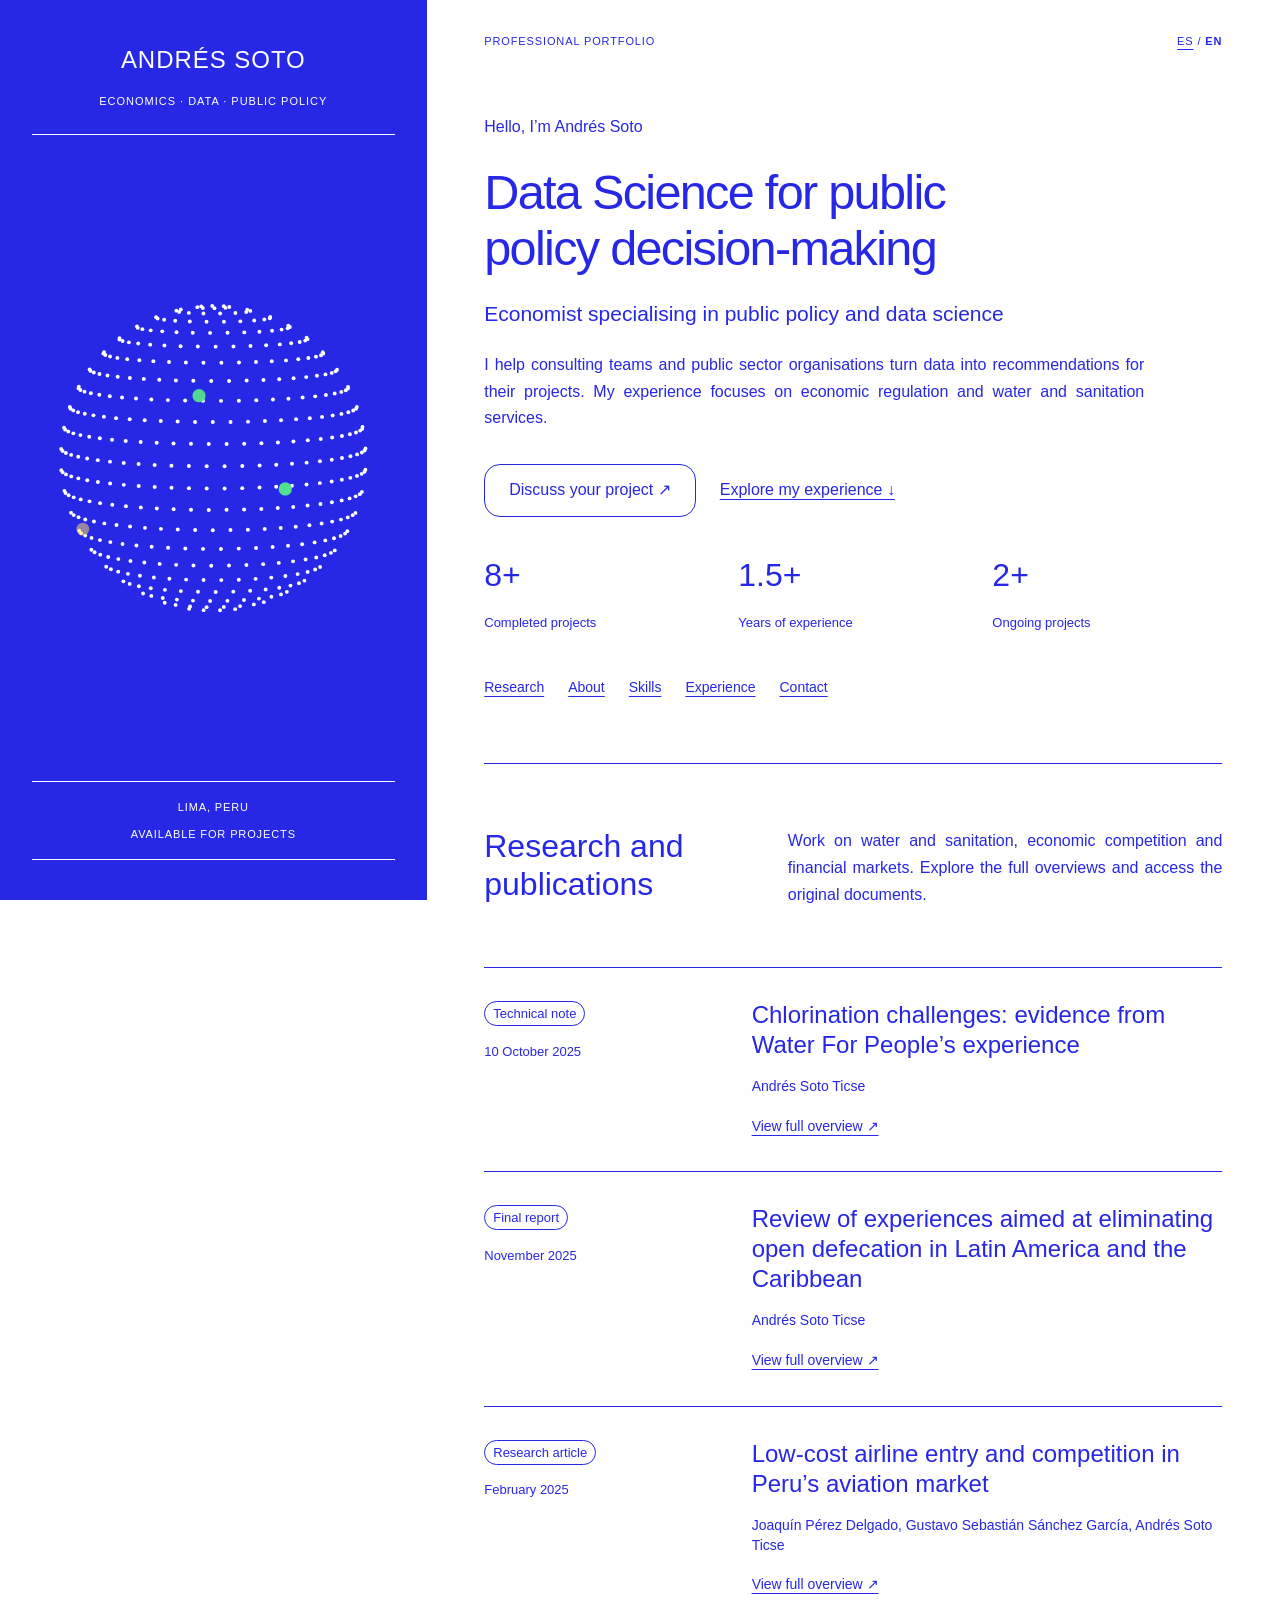
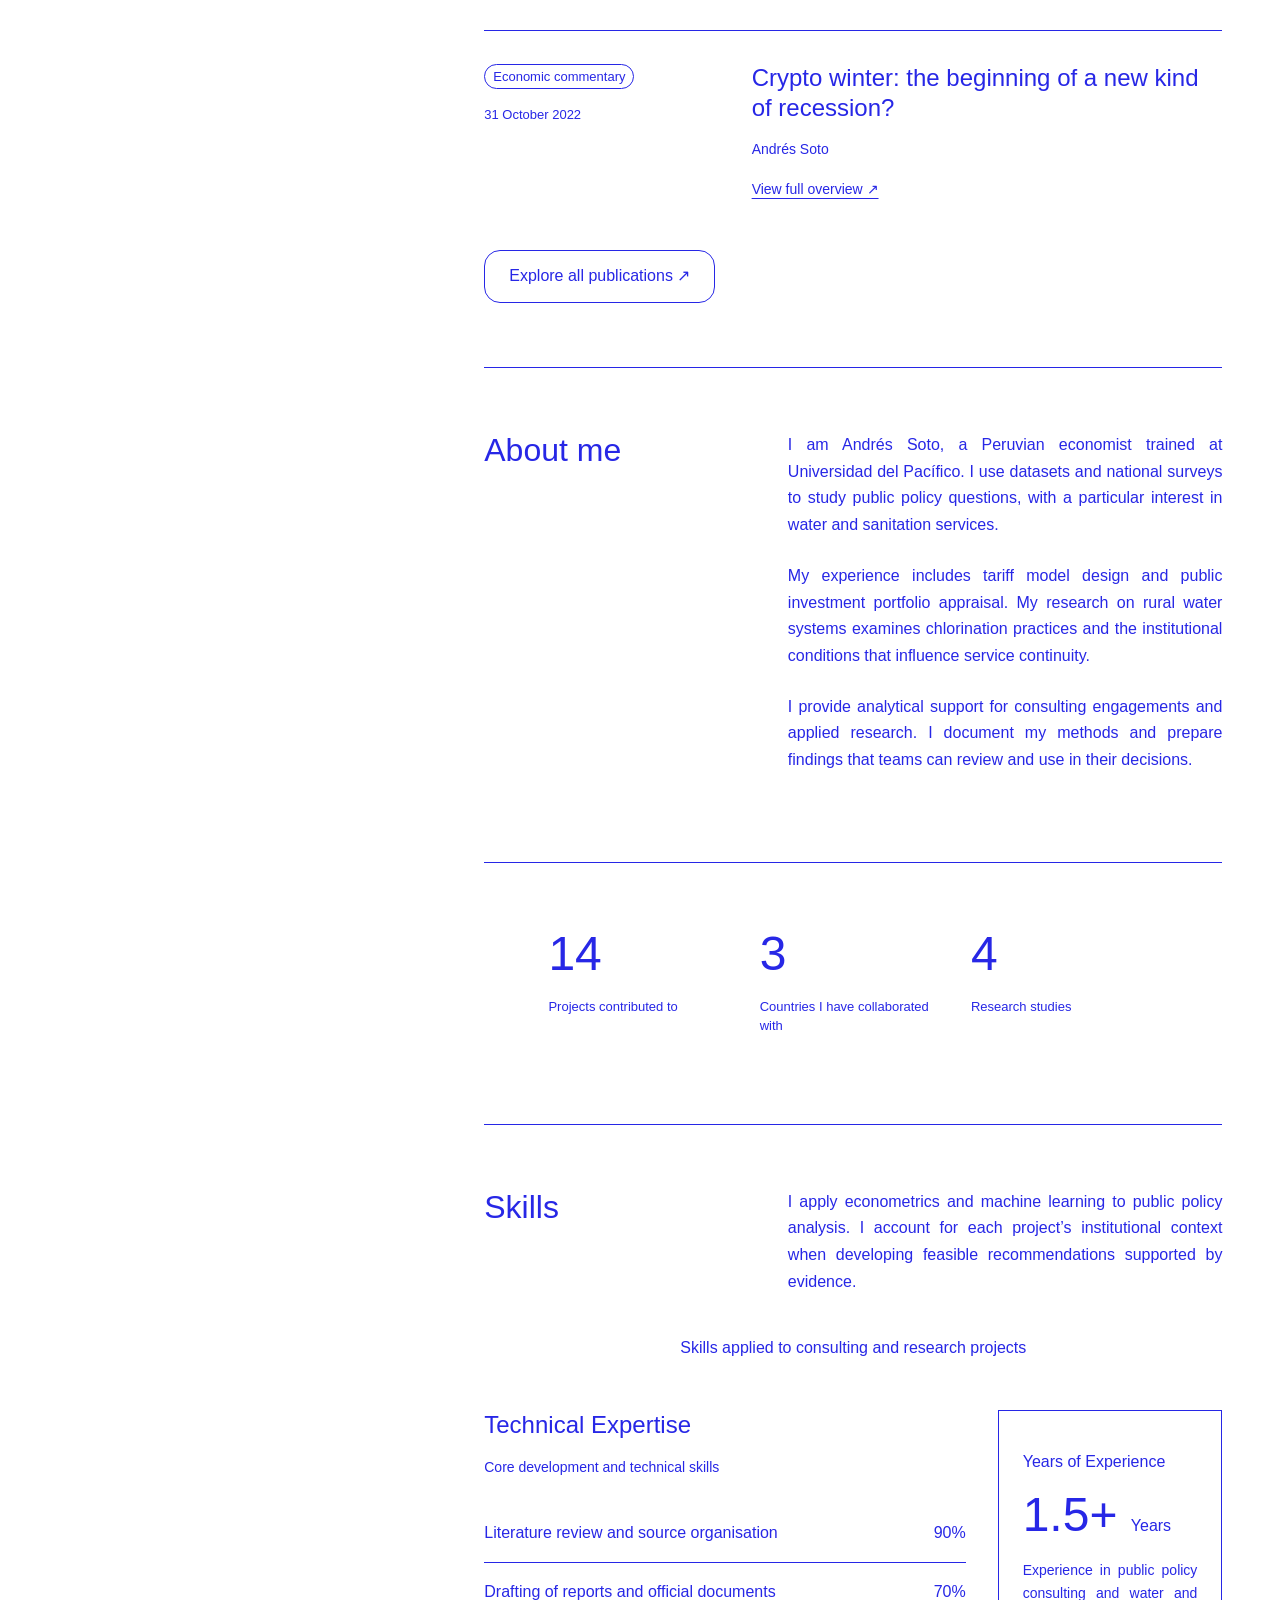
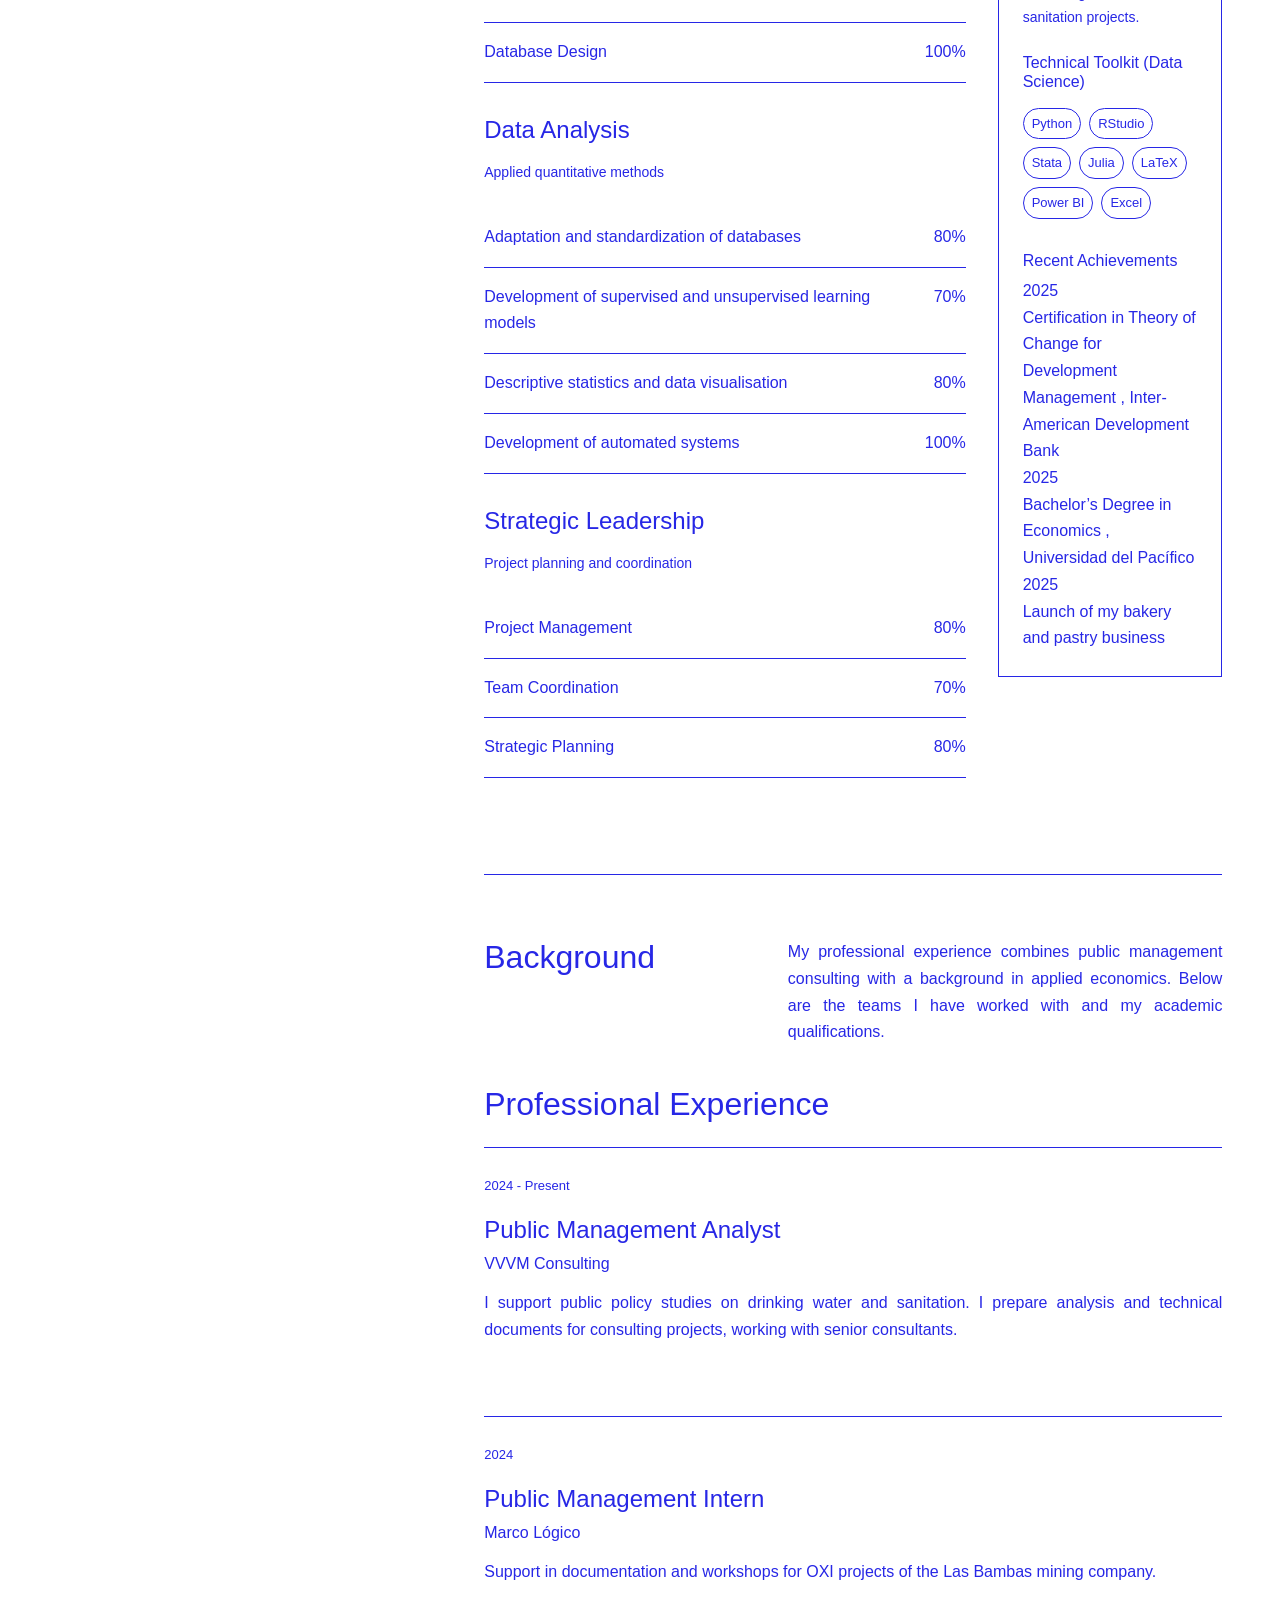
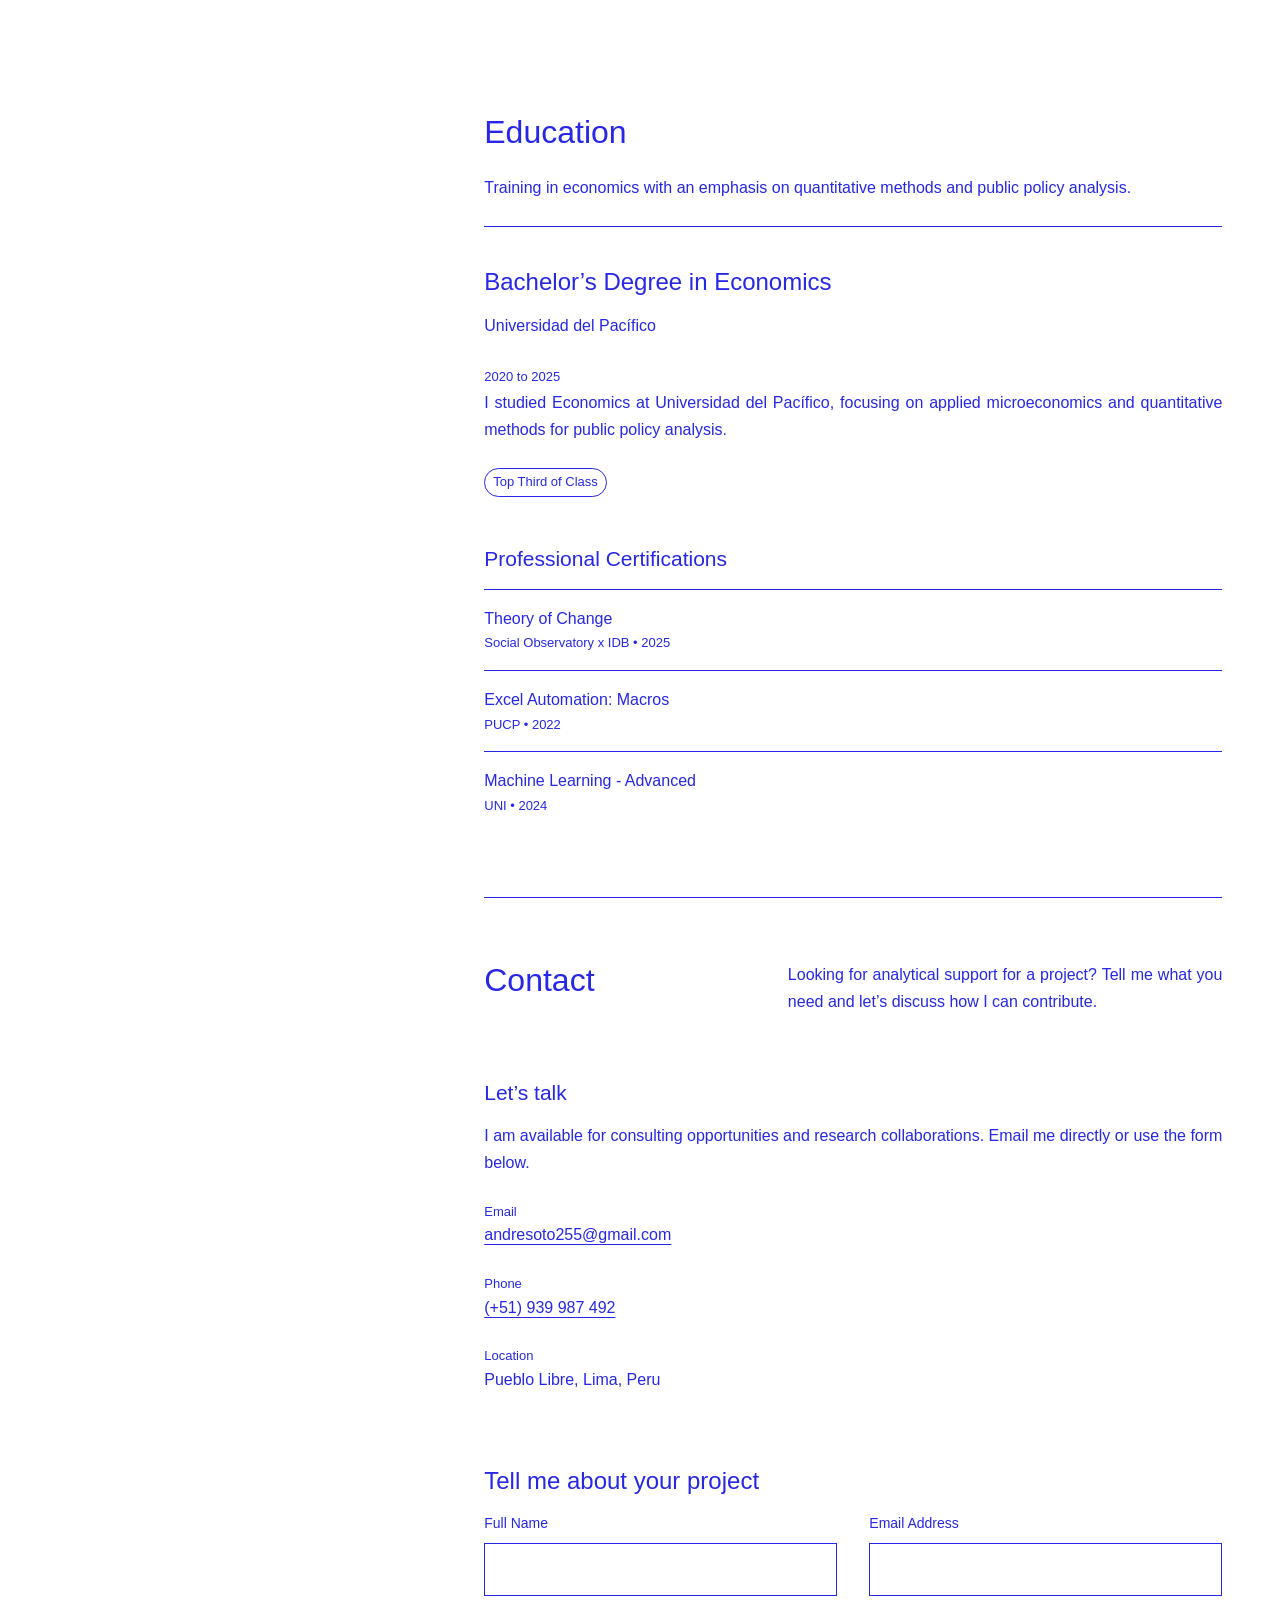
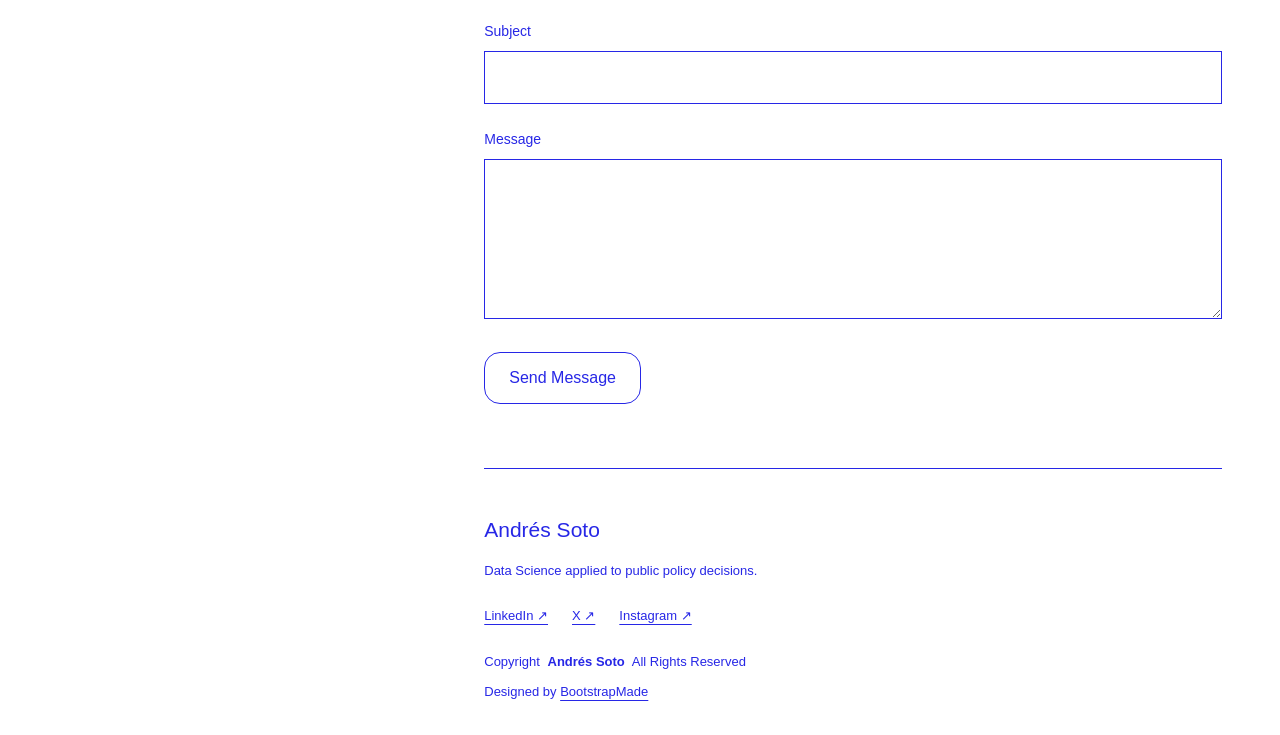
<file: index.html>
<!DOCTYPE html>
<html lang="en">

<head>
  <meta charset="utf-8">
  <meta content="width=device-width, initial-scale=1.0" name="viewport">
  <title>Andrés Soto | Data Science & Public Policy</title>
  <meta name="description" content="Andrés Soto, Peruvian economist. Data Science for public policy, economic regulation and water and sanitation projects. Available for consulting engagements.">
  <meta name="keywords" content="economista, políticas públicas, data analyst, econometría, agua y saneamiento, Perú">

  <!-- Favicons -->
  <link href="assets/img/favicon.svg" rel="icon" type="image/svg+xml">
  <link href="assets/img/favicon.png" rel="alternate icon" type="image/png">
  <link href="assets/img/apple-touch-icon.png" rel="apple-touch-icon">

    <!-- Vendor CSS Files -->
  <link href="assets/vendor/bootstrap/css/bootstrap.min.css" rel="stylesheet">

  <!-- Main CSS File -->
  <link href="assets/css/editorial.css" rel="stylesheet">

  <!-- =======================================================
  * Template Name: MyPage
  * Template URL: https://bootstrapmade.com/mypage-bootstrap-personal-template/
  * Updated: Sep 20 2025 with Bootstrap v5.3.8
  * Author: BootstrapMade.com
  * License: https://bootstrapmade.com/license/
  ======================================================== -->
  <link href="assets/css/research.css" rel="stylesheet">
  <script src="assets/js/globe.js" defer></script>
</head>

<body class="index-page">

<a class="skip-link" href="#hero">Skip to content</a>
  <header class="brand-panel">
    <a class="wordmark" href="#hero">ANDRÉS SOTO <span>ECONOMICS · DATA · PUBLIC POLICY</span></a>
    <img class="globe" src="assets/img/editorial-globe.svg" alt="" width="400" height="400">
    <div class="brand-bottom"><span>LIMA, PERU</span><span>AVAILABLE FOR PROJECTS</span></div>
  </header>

  <main class="main">

    <!-- Hero Section -->
<section id="hero" class="hero section">
    <div class="page-tools"><span>PROFESSIONAL PORTFOLIO</span><nav aria-label="Language"><a href="index-es.html" >ES</a> / <a href="index.html" aria-current="page">EN</a></nav></div>
    <p class="eyebrow">Hello, I’m Andrés Soto</p>
    <h1>Data Science for public policy decision-making</h1>
    <p class="hero-role">Economist specialising in public policy and data science</p>
    <p class="hero-description">I help consulting teams and public sector organisations turn data into recommendations for their projects. My experience focuses on economic regulation and water and sanitation services.</p>
    <div class="hero-actions"><a class="button" href="#contact">Discuss your project ↗</a><a href="#resume">Explore my experience ↓</a></div>
    <div class="hero-stats"><div><span class="stat-number">8+</span><span class="stat-label">Completed projects</span></div><div><span class="stat-number">1.5+</span><span class="stat-label">Years of experience</span></div><div><span class="stat-number">2+</span><span class="stat-label">Ongoing projects</span></div></div><nav class="section-links" aria-label="Sections"><a href="#projects">Research</a><a href="#about">About</a><a href="#skills">Skills</a><a href="#resume">Experience</a><a href="#contact">Contact</a></nav>
    </section><!-- /Hero Section -->

    <!-- About Section -->
<section id="projects" class="section"><div class="section-title"><h2>Research and publications</h2><p>Work on water and sanitation, economic competition and financial markets. Explore the full overviews and access the original documents.</p></div><div class="research-preview-list"><article class="research-preview"><div><span class="project-tag">Technical note</span><p class="research-date">10 October 2025</p></div><div><h3><a href="research.html#cloracion-rural">Chlorination challenges: evidence from Water For People’s experience</a></h3><p class="research-preview-author">Andrés Soto Ticse</p><a href="research.html#cloracion-rural">View full overview ↗</a></div></article>
<article class="research-preview"><div><span class="project-tag">Final report</span><p class="research-date">November 2025</p></div><div><h3><a href="research.html#saneamiento-alc">Review of experiences aimed at eliminating open defecation in Latin America and the Caribbean</a></h3><p class="research-preview-author">Andrés Soto Ticse</p><a href="research.html#saneamiento-alc">View full overview ↗</a></div></article>
<article class="research-preview"><div><span class="project-tag">Research article</span><p class="research-date">February 2025</p></div><div><h3><a href="research.html#aerolineas-low-cost">Low-cost airline entry and competition in Peru’s aviation market</a></h3><p class="research-preview-author">Joaquín Pérez Delgado, Gustavo Sebastián Sánchez García, Andrés Soto Ticse</p><a href="research.html#aerolineas-low-cost">View full overview ↗</a></div></article>
<article class="research-preview"><div><span class="project-tag">Economic commentary</span><p class="research-date">31 October 2022</p></div><div><h3><a href="research.html#criptoinvierno">Crypto winter: the beginning of a new kind of recession?</a></h3><p class="research-preview-author">Andrés Soto</p><a href="research.html#criptoinvierno">View full overview ↗</a></div></article></div><a class="button research-all" href="research.html">Explore all publications ↗</a></section>
<section id="about" class="section editorial-block"><h2>About me</h2><div><p>I am Andrés Soto, a Peruvian economist trained at Universidad del Pacífico. I use datasets and national surveys to study public policy questions, with a particular interest in water and sanitation services.</p><p>My experience includes tariff model design and public investment portfolio appraisal. My research on rural water systems examines chlorination practices and the institutional conditions that influence service continuity.</p><p>I provide analytical support for consulting engagements and applied research. I document my methods and prepare findings that teams can review and use in their decisions.</p></div></section><!-- /About Section -->

    <!-- Stats Section -->
    <section id="stats" class="stats section light-background">

      <div class="container">

        <div class="row justify-content-center">
          <div class="col-lg-10">

            <div class="stats-grid">
              <div class="stat-item">
                <div class="stat-number">
                  <span>14</span>
                </div>
                <p class="stat-label">Projects contributed to</p>
              </div>

              <div class="stat-item">
                <div class="stat-number">
                  <span>3</span>
                </div>
                <p class="stat-label">Countries I have collaborated with</p>
              </div>

              <div class="stat-item">
                <div class="stat-number">
                  <span>4</span>
                </div>
                <p class="stat-label">Research studies</p>
              </div>
            </div>



          </div>
        </div>

      </div>

    </section><!-- /Stats Section -->

    <!-- Skills Section -->
    <section id="skills" class="skills section">

      <!-- Section Title -->
      <div class="container section-title">
        <h2>Skills</h2>
        <p>I apply econometrics and machine learning to public policy analysis. I account for each project’s institutional context when developing feasible recommendations supported by evidence.</p>
      </div><!-- End Section Title -->

      <div class="container">

        <div class="row justify-content-center">
          <div class="col-lg-10">
            <div class="intro-content text-center mb-5">
              <p class="lead-text">Skills applied to consulting and research projects</p>
            </div>
          </div>
        </div>

        <div class="row">
          <div class="col-lg-8">
            <div class="skills-container">

              <div class="skill-category skills-animation">
                <div class="category-header">
                  <h3 class="category-title">Technical Expertise</h3>
                  <p class="category-subtitle">Core development and technical skills</p>
                </div>
                <div class="skills-list">
                  <div class="skill-row">
                    <div class="skill-info">
                      <span class="skill-name">Literature review and source organisation</span>
                      <span class="skill-percentage">90%</span>
                    </div>

                  </div>
                  <div class="skill-row">
                    <div class="skill-info">
                      <span class="skill-name">Drafting of reports and official documents </span>
                      <span class="skill-percentage">70%</span>
                    </div>

                  </div>
                  <div class="skill-row">
                    <div class="skill-info">
                      <span class="skill-name">Database Design</span>
                      <span class="skill-percentage">100%</span>
                    </div>

                  </div>
                </div>
              </div>

              <div class="skill-category skills-animation">
                <div class="category-header">
                  <h3 class="category-title">Data Analysis</h3>
                  <p class="category-subtitle">Applied quantitative methods</p>
                </div>
                <div class="skills-list">
                  <div class="skill-row">
                    <div class="skill-info">
                      <span class="skill-name">Adaptation and standardization of databases </span>
                      <span class="skill-percentage">80%</span>
                    </div>

                  </div>
                  <div class="skill-row">
                    <div class="skill-info">
                      <span class="skill-name">Development of supervised and unsupervised learning models</span>
                      <span class="skill-percentage">70%</span>
                    </div>

                  </div>
                  <div class="skill-row">
                    <div class="skill-info">
                      <span class="skill-name">Descriptive statistics and data visualisation</span>
                      <span class="skill-percentage">80%</span>
                    </div>

                  </div>
                  <div class="skill-row">
                    <div class="skill-info">
                      <span class="skill-name">Development of automated systems</span>
                      <span class="skill-percentage">100%</span>
                    </div>

                  </div>
                </div>
              </div>

              <div class="skill-category skills-animation">
                <div class="category-header">
                  <h3 class="category-title">Strategic Leadership</h3>
                  <p class="category-subtitle">Project planning and coordination</p>
                </div>
                <div class="skills-list">
                  <div class="skill-row">
                    <div class="skill-info">
                      <span class="skill-name">Project Management</span>
                      <span class="skill-percentage">80%</span>
                    </div>

                  </div>
                  <div class="skill-row">
                    <div class="skill-info">
                      <span class="skill-name">Team Coordination</span>
                      <span class="skill-percentage">70%</span>
                    </div>

                  </div>
                  <div class="skill-row">
                    <div class="skill-info">
                      <span class="skill-name">Strategic Planning</span>
                      <span class="skill-percentage">80%</span>
                    </div>

                  </div>
                </div>
              </div>

            </div>
          </div>

          <div class="col-lg-4">
            <div class="skills-sidebar">

              <div class="expertise-highlight">
                <div class="highlight-icon">
                  <i class="bi bi-trophy"></i>
                </div>
                <h4 class="highlight-title">Years of Experience</h4>
                <div class="experience-number">
                  <span>1.5+</span>
                  <span class="experience-label">Years</span>
                </div>
                <p class="highlight-description">Experience in public policy consulting and water and sanitation projects.</p>
              </div>

              <div class="technologies-section">
                <h5 class="tech-title">Technical Toolkit (Data Science)</h5>
                <div class="tech-stack">
                  <div class="tech-item">
                    <i class="bi bi-terminal"></i>
                    <span>Python</span>
                  </div>
                  <div class="tech-item">
                    <i class="bi bi-graph-up"></i>
                    <span>RStudio</span>
                  </div>
                  <div class="tech-item">
                    <i class="bi bi-table"></i>
                    <span>Stata</span>
                  </div>
                  <div class="tech-item">
                    <i class="bi bi-cpu"></i>
                    <span>Julia</span>
                  </div>
                  <div class="tech-item">
                    <i class="bi bi-journal-text"></i>
                    <span>LaTeX</span>
                  </div>
                  <div class="tech-item">
                    <i class="bi bi-pie-chart"></i>
                    <span>Power BI</span>
                  </div>
                    <div class="tech-item">
                    <i class="bi bi-grid-3x3-gap"></i>
                    <span>Excel</span>
                  </div>
                </div>
              </div>

              <div class="achievements-section">
                <h5 class="achievements-title">Recent Achievements</h5>
                <div class="achievement-list">
                  <div class="achievement-item">
                    <div class="achievement-date">2025</div>
                    <div class="achievement-text">Certification in Theory of Change for Development Management , Inter-American Development Bank </div>
                  </div>
                  <div class="achievement-item">
                    <div class="achievement-date">2025</div>
                    <div class="achievement-text">Bachelor’s Degree in Economics , Universidad del Pacífico </div>
                  </div>
                  <div class="achievement-item">
                    <div class="achievement-date">2025</div>
                    <div class="achievement-text">Launch of my bakery and pastry business </div>
                  </div>
                </div>
              </div>

            </div>
          </div>
        </div>

      </div>

    </section><!-- /Skills Section -->

    <!-- Resume Section -->
    <section id="resume" class="resume section">

      <!-- Section Title -->
      <div class="container section-title">
        <h2>Background</h2><p>My professional experience combines public management consulting with a background in applied economics. Below are the teams I have worked with and my academic qualifications.</p>
      </div><!-- End Section Title -->

      <div class="container">

        <div class="row align-items-start">
          <div class="col-lg-5">
            <div class="professional-journey">
              <div class="section-intro">
                <div class="icon-wrapper">
                  <i class="bi bi-briefcase-fill"></i>
                </div>
                <h2>Professional Experience</h2>
                <p></p>
              </div>

              <div class="experience-timeline">
                <div class="timeline-item">
                  <div class="timeline-dot"></div>
                  <div class="timeline-content">
                    <div class="position-meta">
                      <span class="timeline-year">2024 - Present</span>
                    </div>
                    <h3>Public Management Analyst </h3>
                    <h4>VVVM Consulting</h4>
                    <p>I support public policy studies on drinking water and sanitation. I prepare analysis and technical documents for consulting projects, working with senior consultants.</p>

                  </div>
                </div>
                <div class="timeline-item">
                  <div class="timeline-dot"></div>
                  <div class="timeline-content">
                    <div class="position-meta">
                      <span class="timeline-year">2024</span>
                    </div>
                    <h3>Public Management Intern</h3>
                    <h4>Marco Lógico</h4>
                    <p>Support in documentation and workshops for OXI projects of the Las Bambas mining company.</p>
                  </div>
                </div>
              </div>
            </div>
          </div>

          <div class="col-lg-7">
            <div class="education-skills">
              <div class="section-intro">
                <div class="icon-wrapper">
                  <i class="bi bi-mortarboard-fill"></i>
                </div>
                <h2>Education</h2>
                <p>Training in economics with an emphasis on quantitative methods and public policy analysis.</p>
              </div>

              <div class="education-grid">
                <div class="education-card primary">
                  <div class="education-header">
                    <div class="degree-icon">
                      <i class="bi bi-award"></i>
                    </div>
                    <div class="degree-info">
                      <h3>Bachelor’s Degree in Economics</h3>
                      <p class="institution">Universidad del Pacífico</p>
                      <span class="graduation-year">2020 to 2025</span>
                    </div>
                  </div>
                  <div class="education-details">
                    <p>I studied Economics at Universidad del Pacífico, focusing on applied microeconomics and quantitative methods for public policy analysis.</p>
                    <div class="honors">
                      <span class="honor-badge">Top Third of Class</span>
                    </div>
                  </div>
                </div>
                <div class="certification-section">
                  <h4>Professional Certifications</h4>
                  <div class="certifications">
                    <div class="cert-item">
                      <i class="bi bi-patch-check"></i>
                      <div class="cert-details">
                        <span class="cert-name">Theory of Change</span>
                        <span class="cert-provider">Social Observatory x IDB • 2025</span>
                      </div>
                    </div>
                    <div class="cert-item">
                      <i class="bi bi-patch-check"></i>
                      <div class="cert-details">
                        <span class="cert-name">Excel Automation: Macros</span>
                        <span class="cert-provider">PUCP • 2022</span>
                      </div>
                    </div>
                    <div class="cert-item">
                      <i class="bi bi-patch-check"></i>
                      <div class="cert-details">
                        <span class="cert-name">Machine Learning - Advanced</span>
                        <span class="cert-provider">UNI • 2024</span>
                      </div>
                    </div>
                  </div>
                </div>
              </div>
            </div>
          </div>
        </div>

      </div>

    </section><!-- /Resume Section -->



    <!-- Contact Section -->
    <section id="contact" class="contact section">
      <!-- Section Title -->
      <div class="container section-title">
        <h2>Contact</h2>
        <p>Looking for analytical support for a project? Tell me what you need and let’s discuss how I can contribute.</p>
      </div><!-- End Section Title -->

      <div class="container">
        <div class="row gy-4">
          <div class="col-lg-5">

            <div class="info-item">
              <div class="info-icon">
                <i class="bi bi-chat-dots"></i>
              </div>
              <div class="info-content">
                <h4>Let’s talk</h4><p>I am available for consulting opportunities and research collaborations. Email me directly or use the form below.</p>
              </div>
            </div>

            <div class="contact-details">

              <div class="detail-item">
                <div class="detail-icon">
                  <i class="bi bi-envelope-open"></i>
                </div>
                <div class="detail-content">
                  <span class="detail-label">Email</span>
                  <a class="detail-value" href="mailto:andresoto255@gmail.com">andresoto255@gmail.com</a>
                </div>
              </div>

              <div class="detail-item">
                <div class="detail-icon">
                  <i class="bi bi-telephone-outbound"></i>
                </div>
                <div class="detail-content">
                  <span class="detail-label">Phone</span>
                  <a class="detail-value" href="tel:+51939987492">(+51) 939 987 492</a>
                </div>
              </div>

              <div class="detail-item">
                <div class="detail-icon">
                  <i class="bi bi-geo-alt-fill"></i>
                </div>
                <div class="detail-content">
                  <span class="detail-label">Location</span>
                  <span class="detail-value">Pueblo Libre, Lima, Peru</span>
                </div>
              </div>

            </div>

          </div>

          <div class="col-lg-7">
            <div class="form-wrapper">
              <div class="form-header">
                <h3>Tell me about your project</h3>
              </div>

              <form action="https://formsubmit.co/andresoto255@gmail.com" method="post" class="contact-form">
                  <input type="hidden" name="_subject" value="New message from personal website">
                  <input type="hidden" name="_captcha" value="false">
                  <input type="text" name="_honey" class="honeypot" tabindex="-1" autocomplete="off" aria-hidden="true">

                <div class="row">
                  <div class="col-md-6">
                    <div class="form-group">
                      <label for="contact-field-1">Full Name</label><input id="contact-field-1" type="text" name="name" required="">
                    </div>
                  </div>
                  <div class="col-md-6">
                    <div class="form-group">
                      <label for="contact-field-2">Email Address</label><input id="contact-field-2" type="email" name="email" required="">
                    </div>
                  </div>
                </div>

                <div class="form-group">
                  <label for="contact-field-3">Subject</label><input id="contact-field-3" type="text" name="subject" required="">
                </div>

                <div class="form-group">
                  <label for="projectMessage">Message</label>
                  <textarea name="message" id="projectMessage" rows="5" required=""></textarea>
                </div>



                <button type="submit" class="submit-btn">
                  <span>Send Message</span>
                  <i class="bi bi-arrow-right"></i>
                </button>

              </form>

            </div>

          </div>

        </div>
      </div>

    </section><!-- /Contact Section -->

  </main>

  <footer id="footer" class="footer light-background">
    <div class="container">
      <h3 class="sitename">Andrés Soto</h3>
      <p>Data Science applied to public policy decisions.</p>
      <div class="social-links"><a href="https://www.linkedin.com/in/andres-joaquin-soto-ticse-630812238/">LinkedIn ↗</a><a href="https://x.com/TicseSoto">X ↗</a><a href="https://www.instagram.com/andres___255/">Instagram ↗</a></div>
      <div class="container">
        <div class="copyright">
          <span>Copyright</span> <strong class="px-1 sitename">Andrés Soto</strong> <span>All Rights Reserved</span>
        </div>
        <div class="credits">
          <!-- All the links in the footer should remain intact. -->
          <!-- You can delete the links only if you've purchased the pro version. -->
          <!-- Licensing information: https://bootstrapmade.com/license/ -->
          <!-- Purchase the pro version with working PHP/AJAX contact form: [buy-url] -->
          Designed by <a href="https://bootstrapmade.com/">BootstrapMade</a>
        </div>
      </div>
    </div>
  </footer>

</body>

</html>
</file>
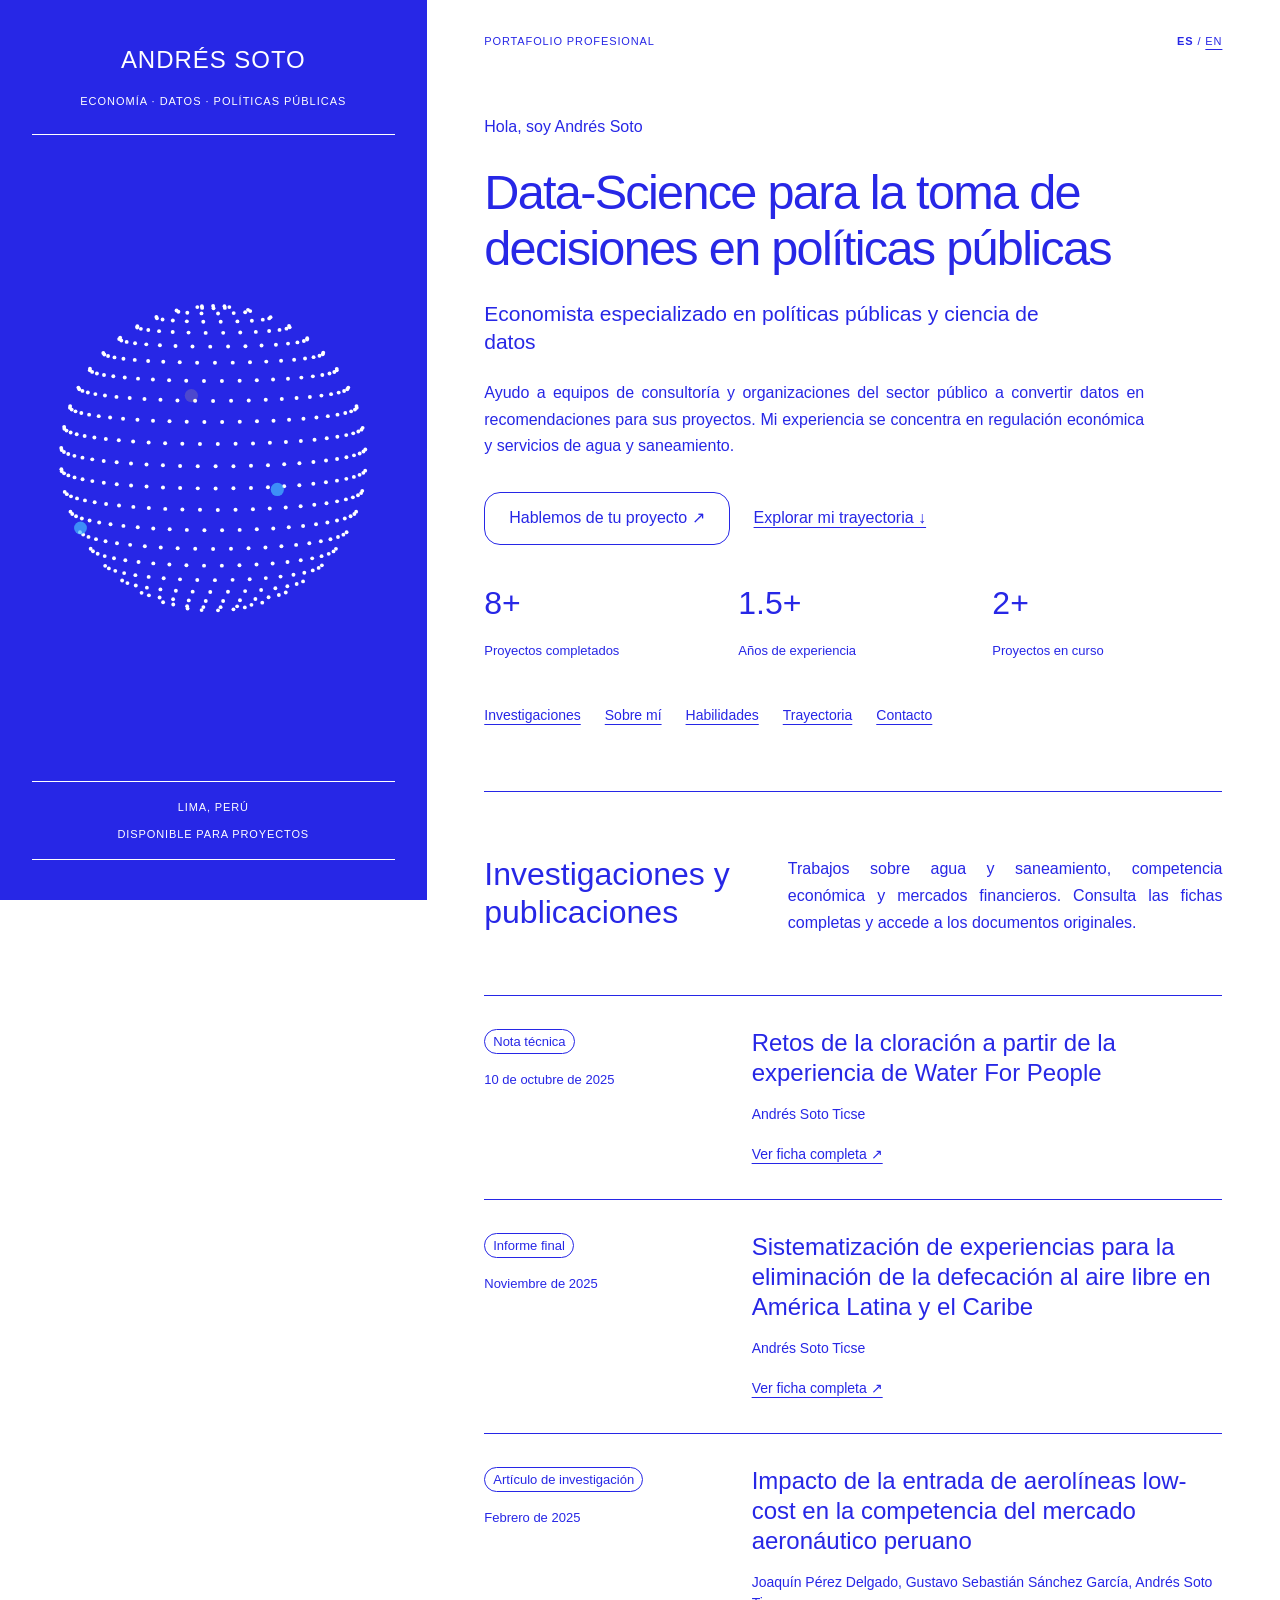
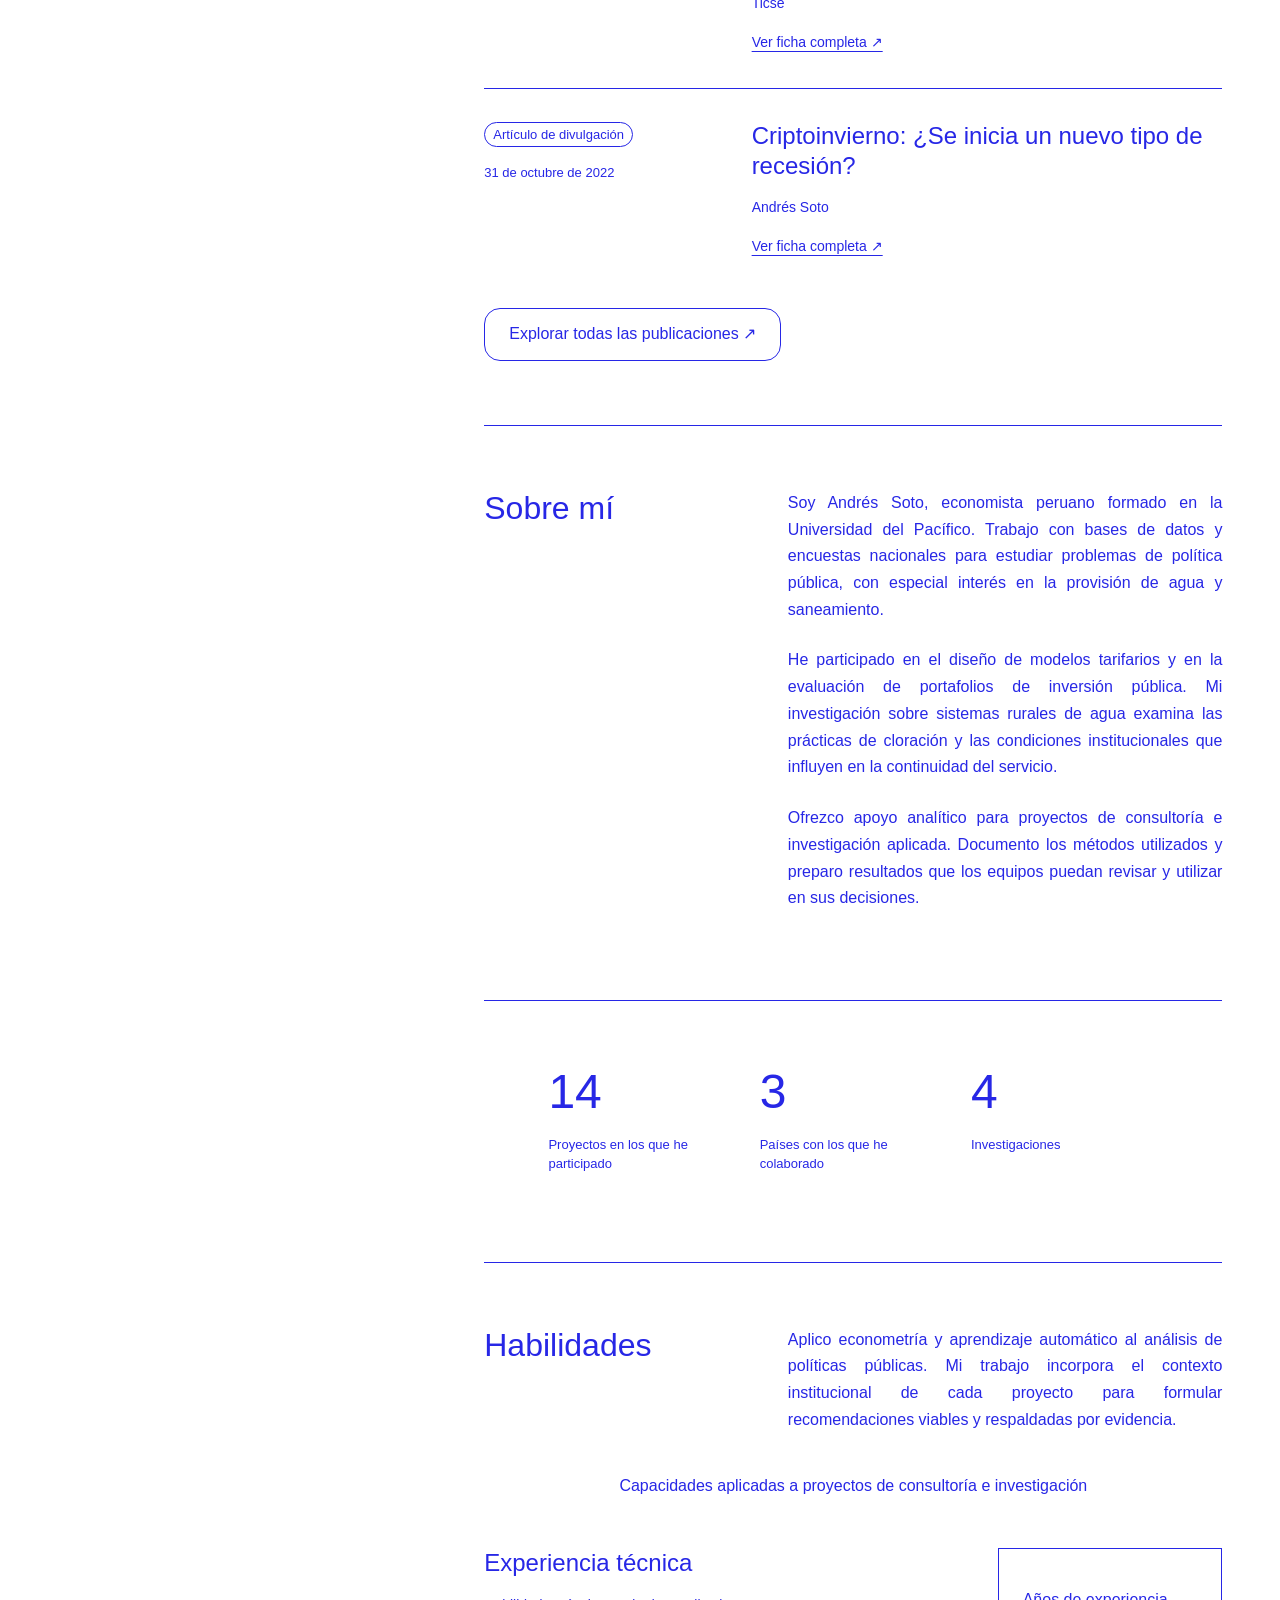
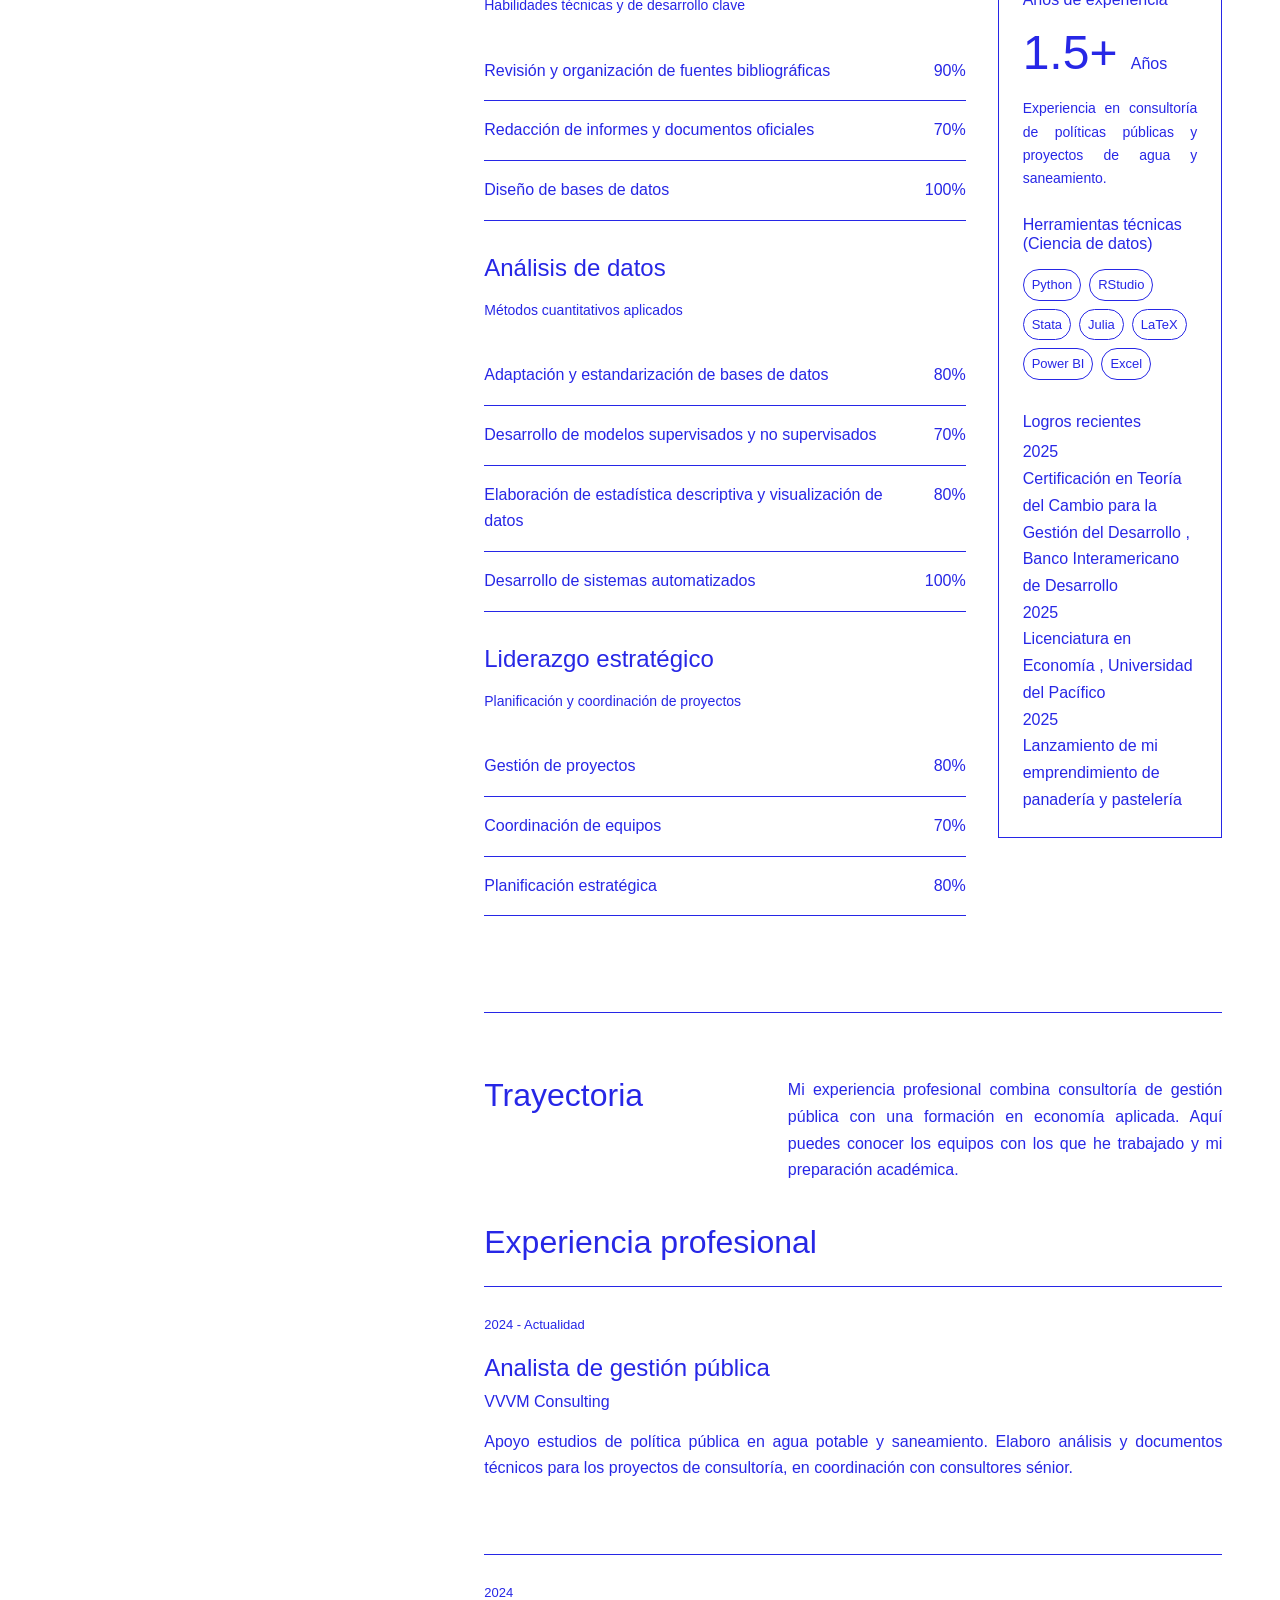
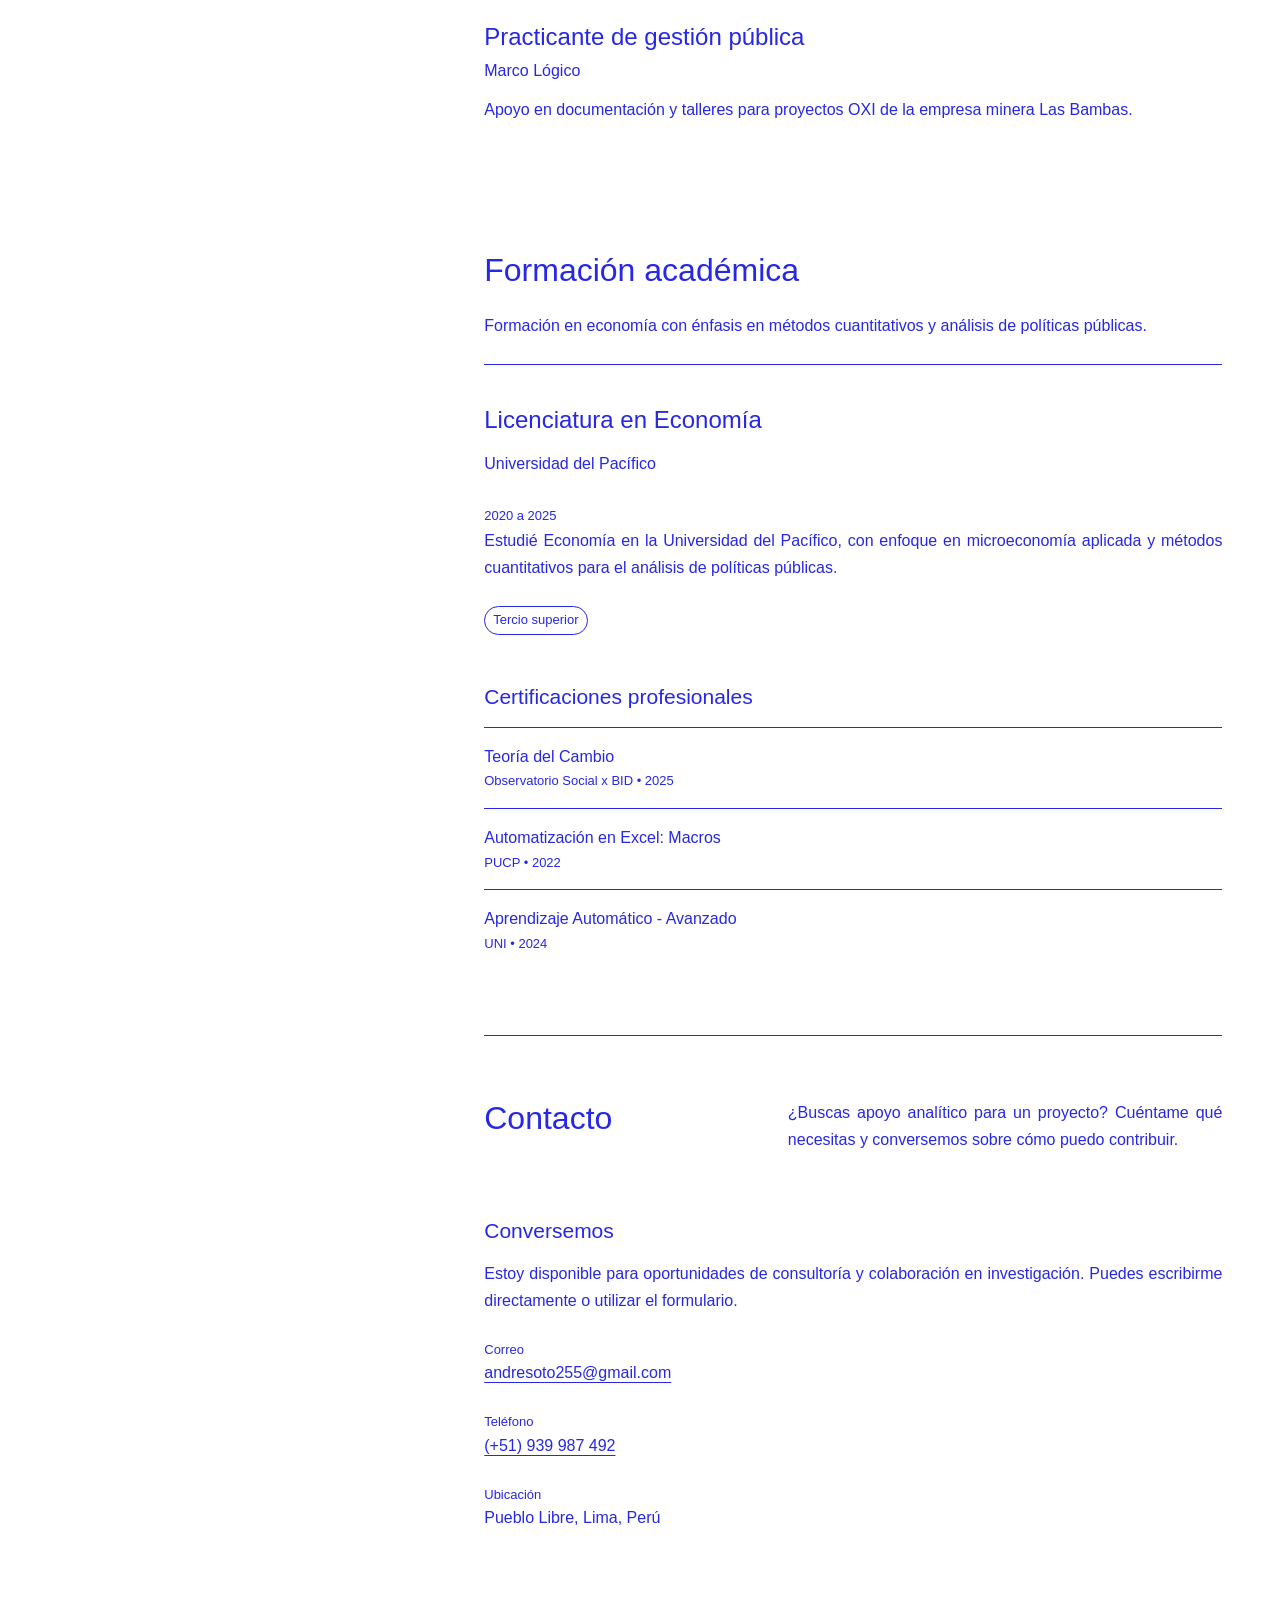
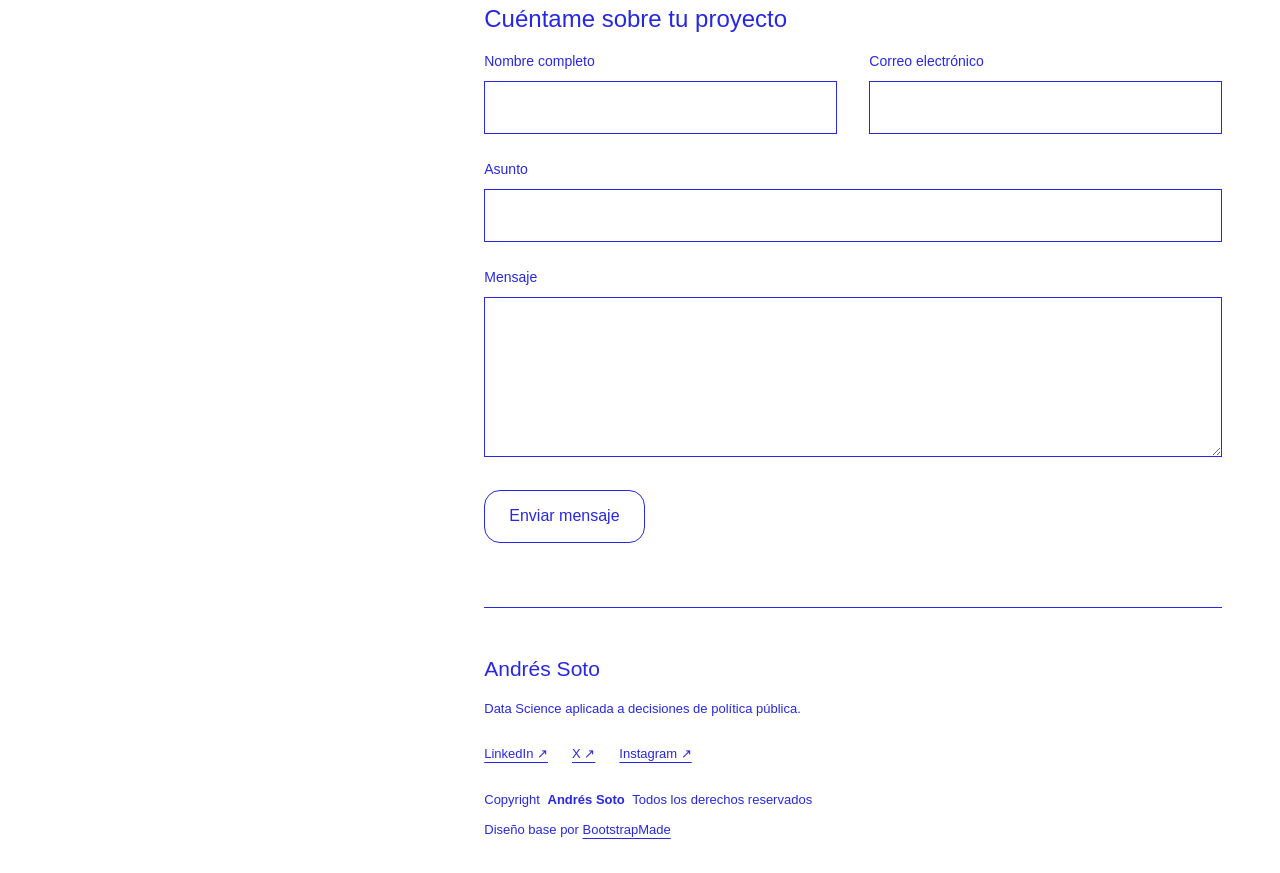
<file: index-es.html>
<!DOCTYPE html>
<html lang="es">

<head>
  <meta charset="utf-8">
  <meta content="width=device-width, initial-scale=1.0" name="viewport">
  <title>Andrés Soto | Data Science y políticas públicas</title>
  <meta name="description" content="Andrés Soto, economista peruano. Data Science aplicada a políticas públicas, regulación económica y proyectos de agua y saneamiento. Disponible para consultoría.">
  <meta name="keywords" content="economista, políticas públicas, data analyst, econometría, agua y saneamiento, Perú">

  <!-- Favicons -->
  <link href="assets/img/favicon.svg" rel="icon" type="image/svg+xml">
  <link href="assets/img/favicon.png" rel="alternate icon" type="image/png">
  <link href="assets/img/apple-touch-icon.png" rel="apple-touch-icon">

    <!-- Vendor CSS Files -->
  <link href="assets/vendor/bootstrap/css/bootstrap.min.css" rel="stylesheet">

  <!-- Main CSS File -->
  <link href="assets/css/editorial.css" rel="stylesheet">

  <!-- =======================================================
  * Template Name: MyPage
  * Template URL: https://bootstrapmade.com/mypage-bootstrap-personal-template/
  * Updated: Sep 20 2025 with Bootstrap v5.3.8
  * Author: BootstrapMade.com
  * License: https://bootstrapmade.com/license/
  ======================================================== -->
  <link href="assets/css/research.css" rel="stylesheet">
  <script src="assets/js/globe.js" defer></script>
</head>

<body class="index-page">

<a class="skip-link" href="#hero">Saltar al contenido</a>
  <header class="brand-panel">
    <a class="wordmark" href="#hero">ANDRÉS SOTO <span>ECONOMÍA · DATOS · POLÍTICAS PÚBLICAS</span></a>
    <img class="globe" src="assets/img/editorial-globe.svg" alt="" width="400" height="400">
    <div class="brand-bottom"><span>LIMA, PERÚ</span><span>DISPONIBLE PARA PROYECTOS</span></div>
  </header>

  <main class="main">

    <!-- Hero Section -->
<section id="hero" class="hero section">
    <div class="page-tools"><span>PORTAFOLIO PROFESIONAL</span><nav aria-label="Idioma"><a href="index-es.html" aria-current="page">ES</a> / <a href="index.html" >EN</a></nav></div>
    <p class="eyebrow">Hola, soy Andrés Soto</p>
    <h1>Data-Science para la toma de decisiones en políticas públicas</h1>
    <p class="hero-role">Economista especializado en políticas públicas y ciencia de datos</p>
    <p class="hero-description">Ayudo a equipos de consultoría y organizaciones del sector público a convertir datos en recomendaciones para sus proyectos. Mi experiencia se concentra en regulación económica y servicios de agua y saneamiento.</p>
    <div class="hero-actions"><a class="button" href="#contact">Hablemos de tu proyecto ↗</a><a href="#resume">Explorar mi trayectoria ↓</a></div>
    <div class="hero-stats"><div><span class="stat-number">8+</span><span class="stat-label">Proyectos completados</span></div><div><span class="stat-number">1.5+</span><span class="stat-label">Años de experiencia</span></div><div><span class="stat-number">2+</span><span class="stat-label">Proyectos en curso</span></div></div><nav class="section-links" aria-label="Secciones"><a href="#projects">Investigaciones</a><a href="#about">Sobre mí</a><a href="#skills">Habilidades</a><a href="#resume">Trayectoria</a><a href="#contact">Contacto</a></nav>
    </section><!-- /Hero Section -->

    <!-- Sobre mí Section -->
<section id="projects" class="section"><div class="section-title"><h2>Investigaciones y publicaciones</h2><p>Trabajos sobre agua y saneamiento, competencia económica y mercados financieros. Consulta las fichas completas y accede a los documentos originales.</p></div><div class="research-preview-list"><article class="research-preview"><div><span class="project-tag">Nota técnica</span><p class="research-date">10 de octubre de 2025</p></div><div><h3><a href="research-es.html#cloracion-rural">Retos de la cloración a partir de la experiencia de Water For People</a></h3><p class="research-preview-author">Andrés Soto Ticse</p><a href="research-es.html#cloracion-rural">Ver ficha completa ↗</a></div></article>
<article class="research-preview"><div><span class="project-tag">Informe final</span><p class="research-date">Noviembre de 2025</p></div><div><h3><a href="research-es.html#saneamiento-alc">Sistematización de experiencias para la eliminación de la defecación al aire libre en América Latina y el Caribe</a></h3><p class="research-preview-author">Andrés Soto Ticse</p><a href="research-es.html#saneamiento-alc">Ver ficha completa ↗</a></div></article>
<article class="research-preview"><div><span class="project-tag">Artículo de investigación</span><p class="research-date">Febrero de 2025</p></div><div><h3><a href="research-es.html#aerolineas-low-cost">Impacto de la entrada de aerolíneas low-cost en la competencia del mercado aeronáutico peruano</a></h3><p class="research-preview-author">Joaquín Pérez Delgado, Gustavo Sebastián Sánchez García, Andrés Soto Ticse</p><a href="research-es.html#aerolineas-low-cost">Ver ficha completa ↗</a></div></article>
<article class="research-preview"><div><span class="project-tag">Artículo de divulgación</span><p class="research-date">31 de octubre de 2022</p></div><div><h3><a href="research-es.html#criptoinvierno">Criptoinvierno: ¿Se inicia un nuevo tipo de recesión?</a></h3><p class="research-preview-author">Andrés Soto</p><a href="research-es.html#criptoinvierno">Ver ficha completa ↗</a></div></article></div><a class="button research-all" href="research-es.html">Explorar todas las publicaciones ↗</a></section>
<section id="about" class="section editorial-block"><h2>Sobre mí</h2><div><p>Soy Andrés Soto, economista peruano formado en la Universidad del Pacífico. Trabajo con bases de datos y encuestas nacionales para estudiar problemas de política pública, con especial interés en la provisión de agua y saneamiento.</p><p>He participado en el diseño de modelos tarifarios y en la evaluación de portafolios de inversión pública. Mi investigación sobre sistemas rurales de agua examina las prácticas de cloración y las condiciones institucionales que influyen en la continuidad del servicio.</p><p>Ofrezco apoyo analítico para proyectos de consultoría e investigación aplicada. Documento los métodos utilizados y preparo resultados que los equipos puedan revisar y utilizar en sus decisiones.</p></div></section><!-- /Sobre mí Section -->

    <!-- Stats Section -->
    <section id="stats" class="stats section light-background">

      <div class="container">

        <div class="row justify-content-center">
          <div class="col-lg-10">

            <div class="stats-grid">
              <div class="stat-item">
                <div class="stat-number">
                  <span>14</span>
                </div>
                <p class="stat-label">Proyectos en los que he participado</p>
              </div>

              <div class="stat-item">
                <div class="stat-number">
                  <span>3</span>
                </div>
                <p class="stat-label">Países con los que he colaborado</p>
              </div>

              <div class="stat-item">
                <div class="stat-number">
                  <span>4</span>
                </div>
                <p class="stat-label">Investigaciones</p>
              </div>
            </div>



          </div>
        </div>

      </div>

    </section><!-- /Stats Section -->

    <!-- Habilidades Section -->
    <section id="skills" class="skills section">

      <!-- Section Title -->
      <div class="container section-title">
        <h2>Habilidades</h2>
        <p>Aplico econometría y aprendizaje automático al análisis de políticas públicas. Mi trabajo incorpora el contexto institucional de cada proyecto para formular recomendaciones viables y respaldadas por evidencia.</p>
      </div><!-- End Section Title -->

      <div class="container">

        <div class="row justify-content-center">
          <div class="col-lg-10">
            <div class="intro-content text-center mb-5">
              <p class="lead-text">Capacidades aplicadas a proyectos de consultoría e investigación</p>
            </div>
          </div>
        </div>

        <div class="row">
          <div class="col-lg-8">
            <div class="skills-container">

              <div class="skill-category skills-animation">
                <div class="category-header">
                  <h3 class="category-title">Experiencia técnica</h3>
                  <p class="category-subtitle">Habilidades técnicas y de desarrollo clave</p>
                </div>
                <div class="skills-list">
                  <div class="skill-row">
                    <div class="skill-info">
                      <span class="skill-name">Revisión y organización de fuentes bibliográficas</span>
                      <span class="skill-percentage">90%</span>
                    </div>

                  </div>
                  <div class="skill-row">
                    <div class="skill-info">
                      <span class="skill-name">Redacción de informes y documentos oficiales</span>
                      <span class="skill-percentage">70%</span>
                    </div>

                  </div>
                  <div class="skill-row">
                    <div class="skill-info">
                      <span class="skill-name">Diseño de bases de datos</span>
                      <span class="skill-percentage">100%</span>
                    </div>

                  </div>
                </div>
              </div>

              <div class="skill-category skills-animation">
                <div class="category-header">
                  <h3 class="category-title">Análisis de datos</h3>
                  <p class="category-subtitle">Métodos cuantitativos aplicados</p>
                </div>
                <div class="skills-list">
                  <div class="skill-row">
                    <div class="skill-info">
                      <span class="skill-name">Adaptación y estandarización de bases de datos</span>
                      <span class="skill-percentage">80%</span>
                    </div>

                  </div>
                  <div class="skill-row">
                    <div class="skill-info">
                      <span class="skill-name">Desarrollo de modelos supervisados y no supervisados</span>
                      <span class="skill-percentage">70%</span>
                    </div>

                  </div>
                  <div class="skill-row">
                    <div class="skill-info">
                      <span class="skill-name">Elaboración de estadística descriptiva y visualización de datos</span>
                      <span class="skill-percentage">80%</span>
                    </div>

                  </div>
                  <div class="skill-row">
                    <div class="skill-info">
                      <span class="skill-name">Desarrollo de sistemas automatizados</span>
                      <span class="skill-percentage">100%</span>
                    </div>

                  </div>
                </div>
              </div>

              <div class="skill-category skills-animation">
                <div class="category-header">
                  <h3 class="category-title">Liderazgo estratégico</h3>
                  <p class="category-subtitle">Planificación y coordinación de proyectos</p>
                </div>
                <div class="skills-list">
                  <div class="skill-row">
                    <div class="skill-info">
                      <span class="skill-name">Gestión de proyectos</span>
                      <span class="skill-percentage">80%</span>
                    </div>

                  </div>
                  <div class="skill-row">
                    <div class="skill-info">
                      <span class="skill-name">Coordinación de equipos</span>
                      <span class="skill-percentage">70%</span>
                    </div>

                  </div>
                  <div class="skill-row">
                    <div class="skill-info">
                      <span class="skill-name">Planificación estratégica</span>
                      <span class="skill-percentage">80%</span>
                    </div>

                  </div>
                </div>
              </div>

            </div>
          </div>

          <div class="col-lg-4">
            <div class="skills-sidebar">

              <div class="expertise-highlight">
                <div class="highlight-icon">
                  <i class="bi bi-trophy"></i>
                </div>
                <h4 class="highlight-title">Años de experiencia</h4>
                <div class="experience-number">
                  <span>1.5+</span>
                  <span class="experience-label">Años</span>
                </div>
                <p class="highlight-description">Experiencia en consultoría de políticas públicas y proyectos de agua y saneamiento.</p>
              </div>

              <div class="technologies-section">
                <h5 class="tech-title">Herramientas técnicas (Ciencia de datos)</h5>
                <div class="tech-stack">
                  <div class="tech-item">
                    <i class="bi bi-terminal"></i>
                    <span>Python</span>
                  </div>
                  <div class="tech-item">
                    <i class="bi bi-graph-up"></i>
                    <span>RStudio</span>
                  </div>
                  <div class="tech-item">
                    <i class="bi bi-table"></i>
                    <span>Stata</span>
                  </div>
                  <div class="tech-item">
                    <i class="bi bi-cpu"></i>
                    <span>Julia</span>
                  </div>
                  <div class="tech-item">
                    <i class="bi bi-journal-text"></i>
                    <span>LaTeX</span>
                  </div>
                  <div class="tech-item">
                    <i class="bi bi-pie-chart"></i>
                    <span>Power BI</span>
                  </div>
                    <div class="tech-item">
                    <i class="bi bi-grid-3x3-gap"></i>
                    <span>Excel</span>
                  </div>
                </div>
              </div>

              <div class="achievements-section">
                <h5 class="achievements-title">Logros recientes</h5>
                <div class="achievement-list">
                  <div class="achievement-item">
                    <div class="achievement-date">2025</div>
                    <div class="achievement-text">Certificación en Teoría del Cambio para la Gestión del Desarrollo , Banco Interamericano de Desarrollo </div>
                  </div>
                  <div class="achievement-item">
                    <div class="achievement-date">2025</div>
                    <div class="achievement-text">Licenciatura en Economía , Universidad del Pacífico </div>
                  </div>
                  <div class="achievement-item">
                    <div class="achievement-date">2025</div>
                    <div class="achievement-text">Lanzamiento de mi emprendimiento de panadería y pastelería </div>
                  </div>
                </div>
              </div>

            </div>
          </div>
        </div>

      </div>

    </section><!-- /Habilidades Section -->

    <!-- Resumen Section -->
    <section id="resume" class="resume section">

      <!-- Section Title -->
      <div class="container section-title">
        <h2>Trayectoria</h2><p>Mi experiencia profesional combina consultoría de gestión pública con una formación en economía aplicada. Aquí puedes conocer los equipos con los que he trabajado y mi preparación académica.</p>
      </div><!-- End Section Title -->

      <div class="container">

        <div class="row align-items-start">
          <div class="col-lg-5">
            <div class="professional-journey">
              <div class="section-intro">
                <div class="icon-wrapper">
                  <i class="bi bi-briefcase-fill"></i>
                </div>
                <h2>Experiencia profesional</h2>
                <p></p>
              </div>

              <div class="experience-timeline">
                <div class="timeline-item">
                  <div class="timeline-dot"></div>
                  <div class="timeline-content">
                    <div class="position-meta">
                      <span class="timeline-year">2024 - Actualidad</span>
                    </div>
                    <h3>Analista de gestión pública </h3>
                    <h4>VVVM Consulting</h4>
                    <p>Apoyo estudios de política pública en agua potable y saneamiento. Elaboro análisis y documentos técnicos para los proyectos de consultoría, en coordinación con consultores sénior.</p>

                  </div>
                </div>
                <div class="timeline-item">
                  <div class="timeline-dot"></div>
                  <div class="timeline-content">
                    <div class="position-meta">
                      <span class="timeline-year">2024</span>
                    </div>
                    <h3>Practicante de gestión pública</h3>
                    <h4>Marco Lógico</h4>
                    <p>Apoyo en documentación y talleres para proyectos OXI de la empresa minera Las Bambas.</p>
                  </div>
                </div>
              </div>
            </div>
          </div>

          <div class="col-lg-7">
            <div class="education-skills">
              <div class="section-intro">
                <div class="icon-wrapper">
                  <i class="bi bi-mortarboard-fill"></i>
                </div>
                <h2>Formación académica</h2>
                <p>Formación en economía con énfasis en métodos cuantitativos y análisis de políticas públicas.</p>
              </div>

              <div class="education-grid">
                <div class="education-card primary">
                  <div class="education-header">
                    <div class="degree-icon">
                      <i class="bi bi-award"></i>
                    </div>
                    <div class="degree-info">
                      <h3>Licenciatura en Economía</h3>
                      <p class="institution">Universidad del Pacífico</p>
                      <span class="graduation-year">2020 a 2025</span>
                    </div>
                  </div>
                  <div class="education-details">
                    <p>Estudié Economía en la Universidad del Pacífico, con enfoque en microeconomía aplicada y métodos cuantitativos para el análisis de políticas públicas.</p>
                    <div class="honors">
                      <span class="honor-badge">Tercio superior</span>
                    </div>
                  </div>
                </div>
                <div class="certification-section">
                  <h4>Certificaciones profesionales</h4>
                  <div class="certifications">
                    <div class="cert-item">
                      <i class="bi bi-patch-check"></i>
                      <div class="cert-details">
                        <span class="cert-name">Teoría del Cambio</span>
                        <span class="cert-provider">Observatorio Social x BID • 2025</span>
                      </div>
                    </div>
                    <div class="cert-item">
                      <i class="bi bi-patch-check"></i>
                      <div class="cert-details">
                        <span class="cert-name">Automatización en Excel: Macros</span>
                        <span class="cert-provider">PUCP • 2022</span>
                      </div>
                    </div>
                    <div class="cert-item">
                      <i class="bi bi-patch-check"></i>
                      <div class="cert-details">
                        <span class="cert-name">Aprendizaje Automático - Avanzado</span>
                        <span class="cert-provider">UNI • 2024</span>
                      </div>
                    </div>
                  </div>
                </div>
              </div>
            </div>
          </div>
        </div>

      </div>

    </section><!-- /Resumen Section -->



    <!-- Contacto Section -->
    <section id="contact" class="contact section">
      <!-- Section Title -->
      <div class="container section-title">
        <h2>Contacto</h2>
        <p>¿Buscas apoyo analítico para un proyecto? Cuéntame qué necesitas y conversemos sobre cómo puedo contribuir.</p>
      </div><!-- End Section Title -->

      <div class="container">
        <div class="row gy-4">
          <div class="col-lg-5">

            <div class="info-item">
              <div class="info-icon">
                <i class="bi bi-chat-dots"></i>
              </div>
              <div class="info-content">
                <h4>Conversemos</h4><p>Estoy disponible para oportunidades de consultoría y colaboración en investigación. Puedes escribirme directamente o utilizar el formulario.</p>
              </div>
            </div>

            <div class="contact-details">

              <div class="detail-item">
                <div class="detail-icon">
                  <i class="bi bi-envelope-open"></i>
                </div>
                <div class="detail-content">
                  <span class="detail-label">Correo</span>
                  <a class="detail-value" href="mailto:andresoto255@gmail.com">andresoto255@gmail.com</a>
                </div>
              </div>

              <div class="detail-item">
                <div class="detail-icon">
                  <i class="bi bi-telephone-outbound"></i>
                </div>
                <div class="detail-content">
                  <span class="detail-label">Teléfono</span>
                  <a class="detail-value" href="tel:+51939987492">(+51) 939 987 492</a>
                </div>
              </div>

              <div class="detail-item">
                <div class="detail-icon">
                  <i class="bi bi-geo-alt-fill"></i>
                </div>
                <div class="detail-content">
                  <span class="detail-label">Ubicación</span>
                  <span class="detail-value">Pueblo Libre, Lima, Perú</span>
                </div>
              </div>

            </div>

          </div>

          <div class="col-lg-7">
            <div class="form-wrapper">
              <div class="form-header">
                <h3>Cuéntame sobre tu proyecto</h3>
              </div>

              <form action="https://formsubmit.co/andresoto255@gmail.com" method="post" class="contact-form">
                  <input type="hidden" name="_subject" value="Nuevo mensaje desde el sitio web personal">
                  <input type="hidden" name="_captcha" value="false">
                  <input type="text" name="_honey" class="honeypot" tabindex="-1" autocomplete="off" aria-hidden="true">

                <div class="row">
                  <div class="col-md-6">
                    <div class="form-group">
                      <label for="contact-field-1">Nombre completo</label><input id="contact-field-1" type="text" name="name" required="">
                    </div>
                  </div>
                  <div class="col-md-6">
                    <div class="form-group">
                      <label for="contact-field-2">Correo electrónico</label><input id="contact-field-2" type="email" name="email" required="">
                    </div>
                  </div>
                </div>

                <div class="form-group">
                  <label for="contact-field-3">Asunto</label><input id="contact-field-3" type="text" name="subject" required="">
                </div>

                <div class="form-group">
                  <label for="projectMensaje">Mensaje</label>
                  <textarea name="message" id="projectMensaje" rows="5" required=""></textarea>
                </div>



                <button type="submit" class="submit-btn">
                  <span>Enviar mensaje</span>
                  <i class="bi bi-arrow-right"></i>
                </button>

              </form>

            </div>

          </div>

        </div>
      </div>

    </section><!-- /Contacto Section -->

  </main>

  <footer id="footer" class="footer light-background">
    <div class="container">
      <h3 class="sitename">Andrés Soto</h3>
      <p>Data Science aplicada a decisiones de política pública.</p>
      <div class="social-links"><a href="https://www.linkedin.com/in/andres-joaquin-soto-ticse-630812238/">LinkedIn ↗</a><a href="https://x.com/TicseSoto">X ↗</a><a href="https://www.instagram.com/andres___255/">Instagram ↗</a></div>
      <div class="container">
        <div class="copyright">
          <span>Copyright</span> <strong class="px-1 sitename">Andrés Soto</strong> <span>Todos los derechos reservados</span>
        </div>
        <div class="credits">
          <!-- All the links in the footer should remain intact. -->
          <!-- You can delete the links only if you've purchased the pro version. -->
          <!-- Licensing information: https://bootstrapmade.com/license/ -->
          <!-- Purchase the pro version with working PHP/AJAX contact form: [buy-url] -->
          Diseño base por <a href="https://bootstrapmade.com/">BootstrapMade</a>
        </div>
      </div>
    </div>
  </footer>

</body>

</html>
</file>
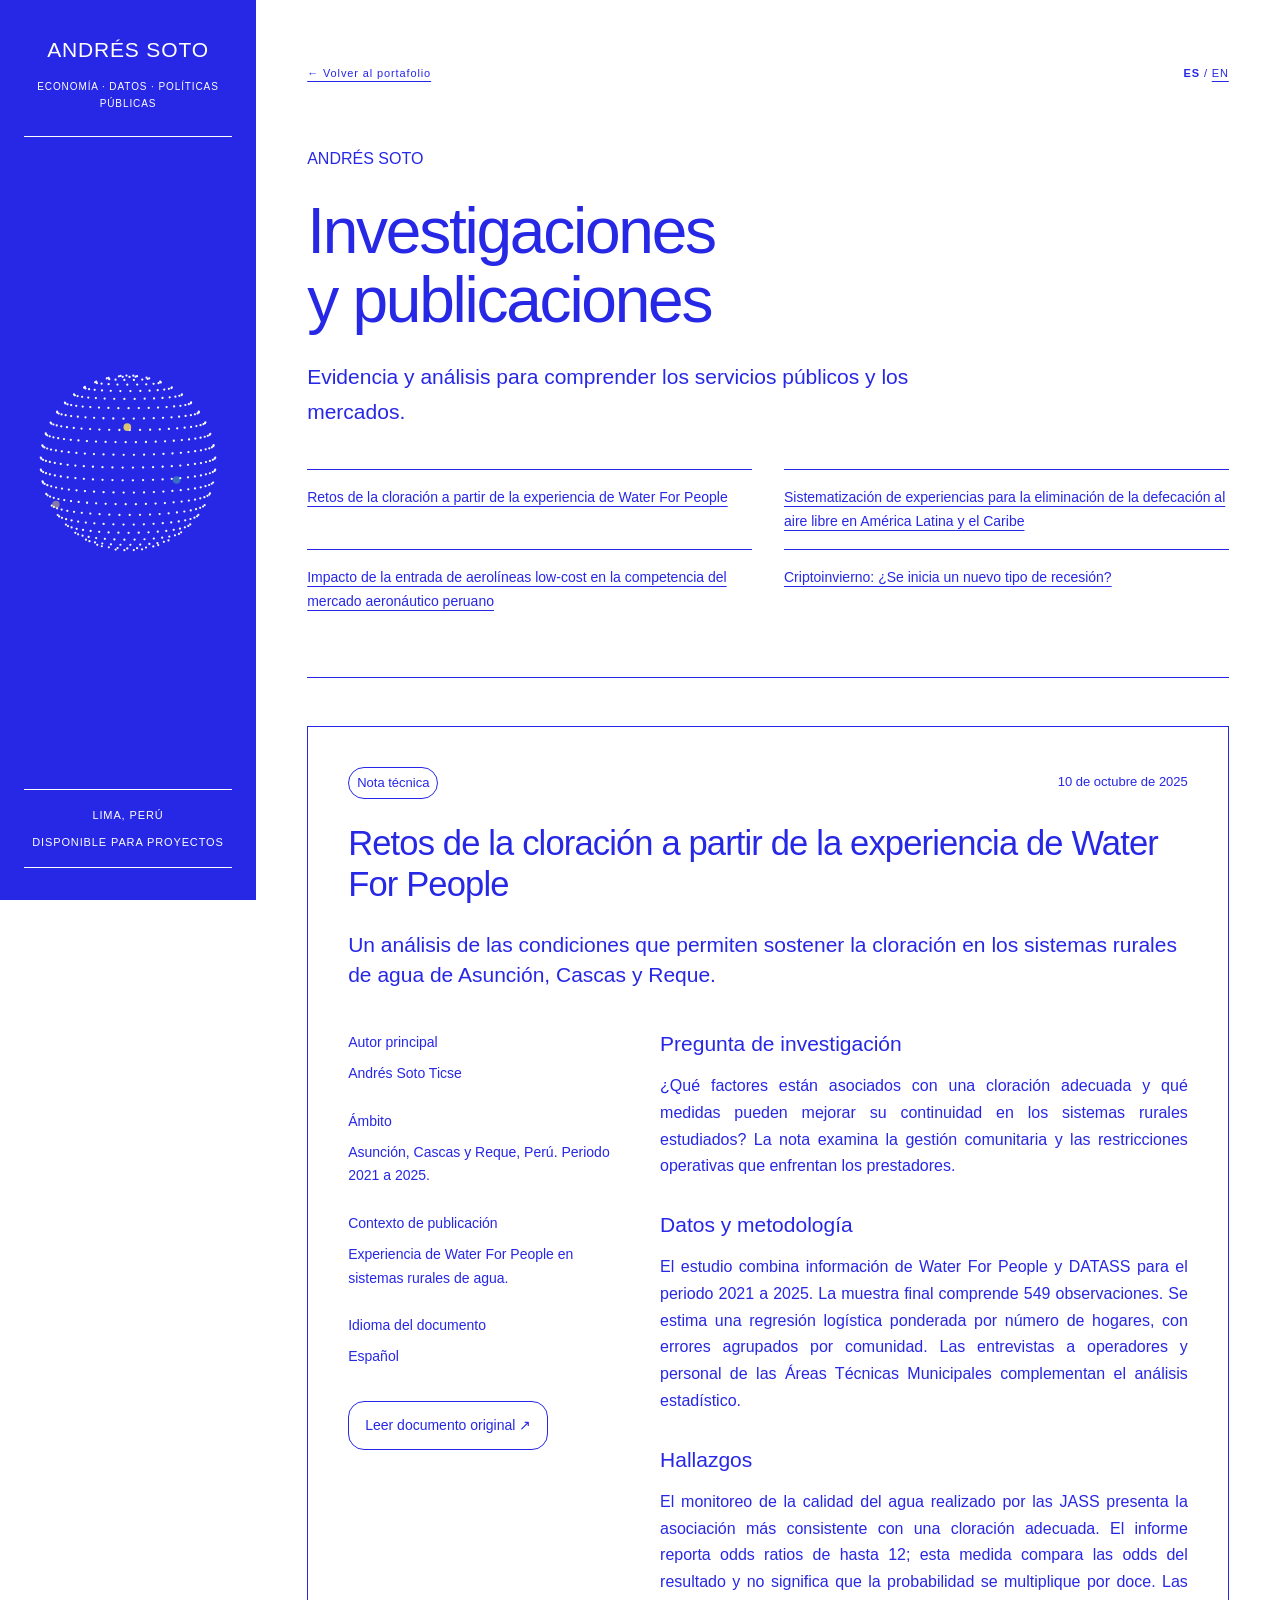
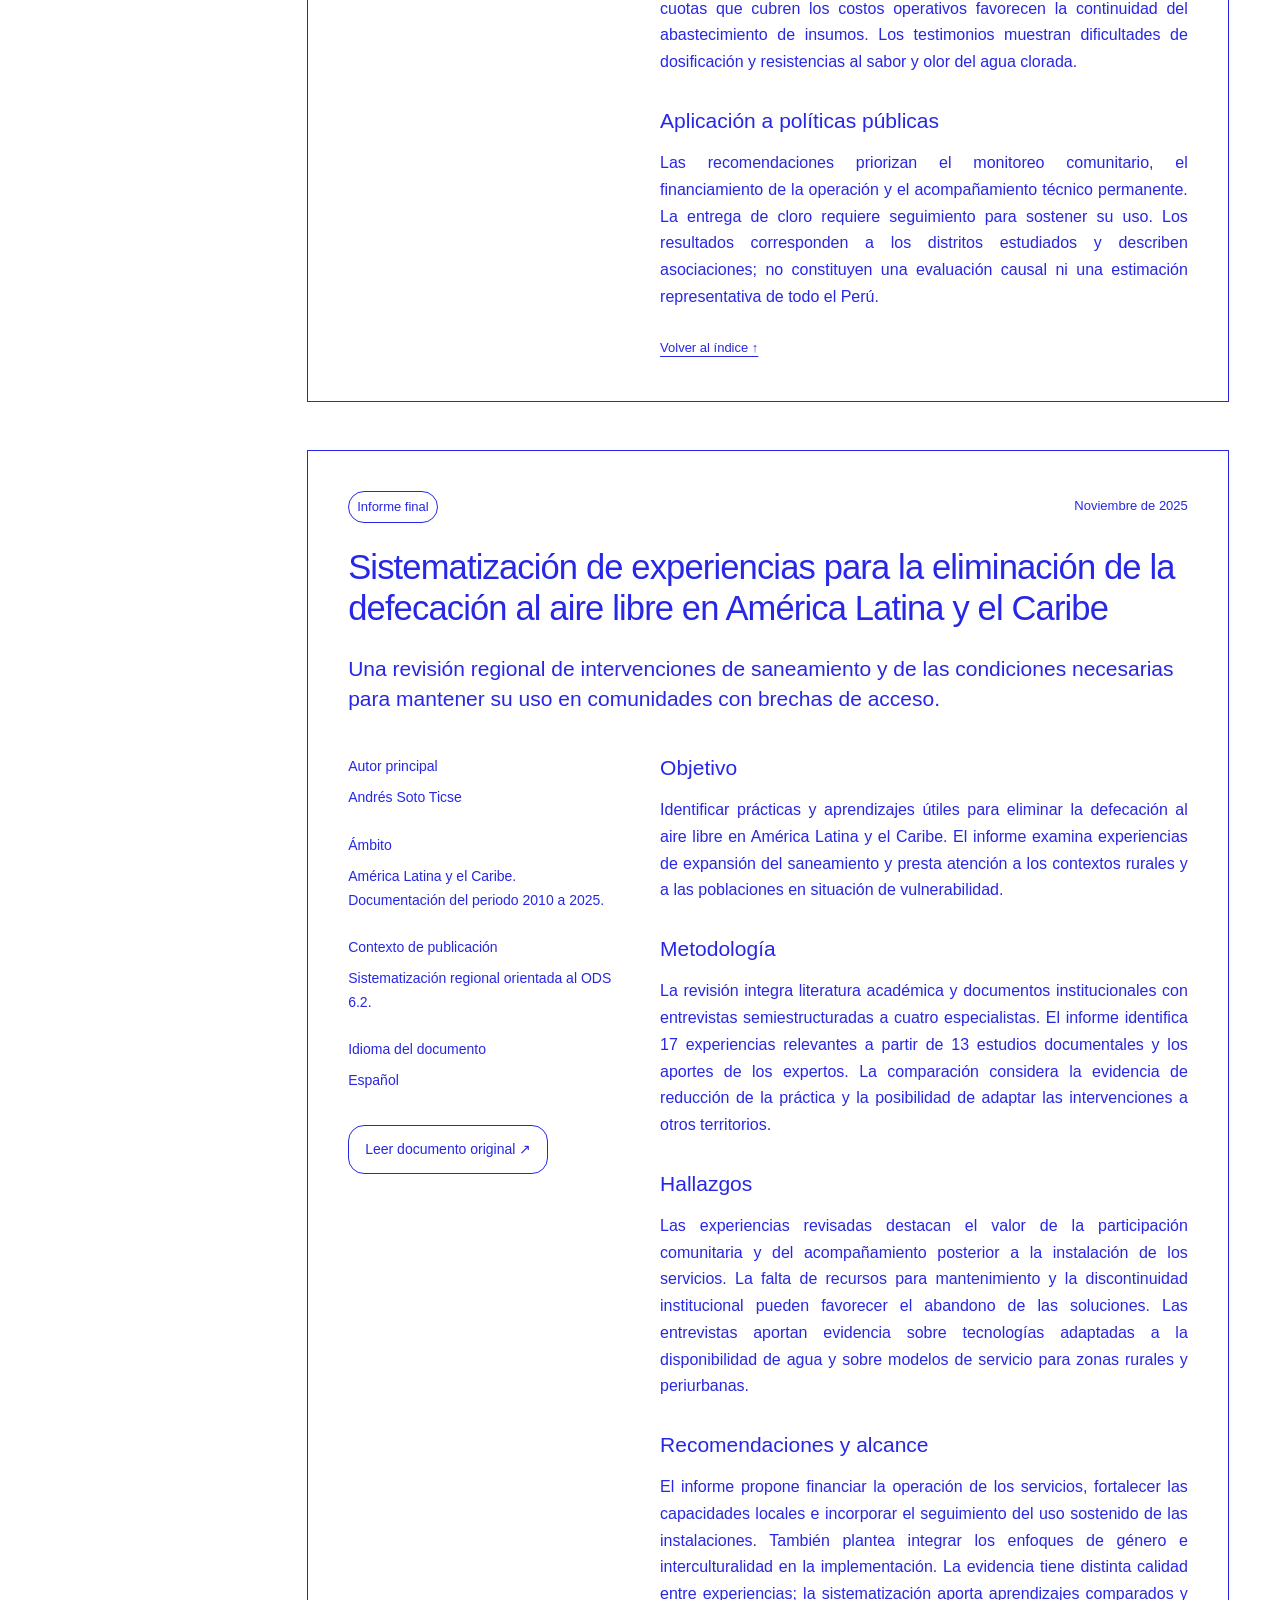
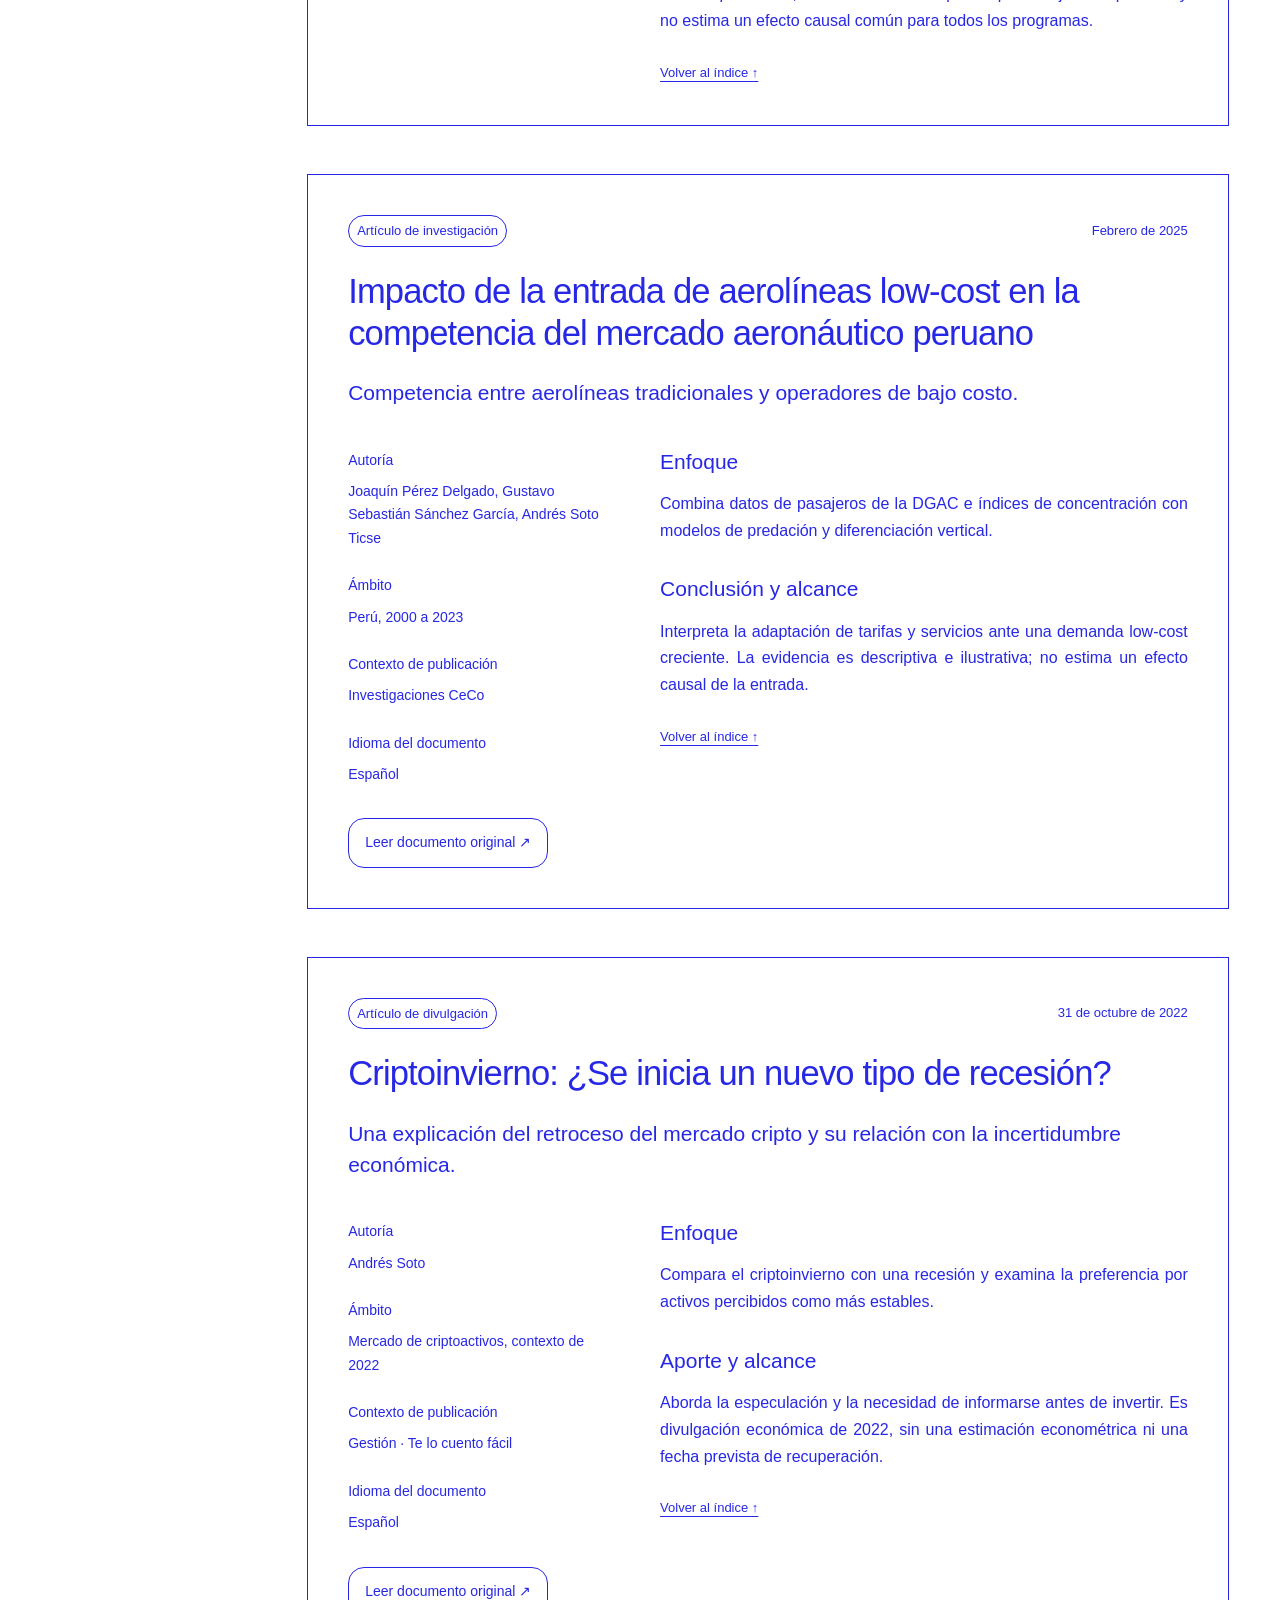
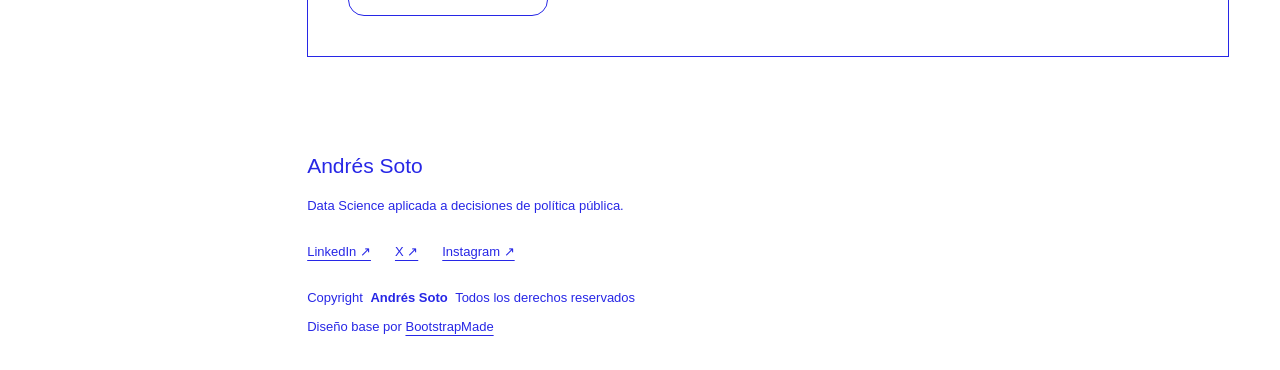
<file: research-es.html>
<!DOCTYPE html>
<html lang="es"><head>
  <meta charset="utf-8">
  <meta content="width=device-width, initial-scale=1.0" name="viewport">
  <title>Investigaciones y publicaciones | Andrés Soto</title>
  <meta name="description" content="Investigaciones de Andrés Soto sobre saneamiento rural, cloración, competencia aérea y criptoactivos. Resúmenes, métodos y documentos originales.">
  <meta name="keywords" content="economista, políticas públicas, data analyst, econometría, agua y saneamiento, Perú">

  <!-- Favicons -->
  <link href="assets/img/favicon.svg" rel="icon" type="image/svg+xml">
  <link href="assets/img/favicon.png" rel="alternate icon" type="image/png">
  <link href="assets/img/apple-touch-icon.png" rel="apple-touch-icon">

    <!-- Vendor CSS Files -->
  <link href="assets/vendor/bootstrap/css/bootstrap.min.css" rel="stylesheet">

  <!-- Main CSS File -->
  <link href="assets/css/editorial.css" rel="stylesheet">

  <!-- =======================================================
  * Template Name: MyPage
  * Template URL: https://bootstrapmade.com/mypage-bootstrap-personal-template/
  * Updated: Sep 20 2025 with Bootstrap v5.3.8
  * Author: BootstrapMade.com
  * License: https://bootstrapmade.com/license/
  ======================================================== -->
  <link href="assets/css/research.css" rel="stylesheet">
  <script src="assets/js/globe.js" defer></script>
</head><body class="research-page"><a class="skip-link" href="#research-index">Saltar al contenido</a><header class="brand-panel">
    <a class="wordmark" href="index-es.html">ANDRÉS SOTO <span>ECONOMÍA · DATOS · POLÍTICAS PÚBLICAS</span></a>
    <img class="globe" src="assets/img/editorial-globe.svg" alt="" width="400" height="400">
    <div class="brand-bottom"><span>LIMA, PERÚ</span><span>DISPONIBLE PARA PROYECTOS</span></div>
  </header><main class="main"><section id="research-index" class="section research-header"><div class="page-tools"><a href="index-es.html#projects">← Volver al portafolio</a><nav aria-label="Idioma"><a href="research-es.html" aria-current="page">ES</a> / <a href="research.html" >EN</a></nav></div><p class="eyebrow">ANDRÉS SOTO</p><h1>Investigaciones<br>y publicaciones</h1><p class="research-deck">Evidencia y análisis para comprender los servicios públicos y los mercados.</p><nav class="research-index-links" aria-label="Índice de publicaciones"><a href="#cloracion-rural">Retos de la cloración a partir de la experiencia de Water For People</a><a href="#saneamiento-alc">Sistematización de experiencias para la eliminación de la defecación al aire libre en América Latina y el Caribe</a><a href="#aerolineas-low-cost">Impacto de la entrada de aerolíneas low-cost en la competencia del mercado aeronáutico peruano</a><a href="#criptoinvierno">Criptoinvierno: ¿Se inicia un nuevo tipo de recesión?</a></nav></section><article id="cloracion-rural" class="research-record" aria-labelledby="title-cloracion-rural"><div class="research-record-header"><span class="project-tag">Nota técnica</span><span class="research-date">10 de octubre de 2025</span></div><h2 id="title-cloracion-rural">Retos de la cloración a partir de la experiencia de Water For People</h2><p class="research-intro">Un análisis de las condiciones que permiten sostener la cloración en los sistemas rurales de agua de Asunción, Cascas y Reque.</p><div class="research-record-grid"><aside class="research-metadata" aria-label="Datos de la publicación"><dl><dt>Autor principal</dt><dd>Andrés Soto Ticse</dd><dt>Ámbito</dt><dd>Asunción, Cascas y Reque, Perú. Periodo 2021 a 2025.</dd><dt>Contexto de publicación</dt><dd>Experiencia de Water For People en sistemas rurales de agua.</dd><dt>Idioma del documento</dt><dd>Español</dd></dl><a class="button" href="https://docs.google.com/document/d/1JvGoWiawelXZRydw6HN2vJoUY29q9XJQ/edit" target="_blank" rel="noopener noreferrer">Leer documento original ↗</a></aside><div class="research-copy"><section><h3>Pregunta de investigación</h3><p>¿Qué factores están asociados con una cloración adecuada y qué medidas pueden mejorar su continuidad en los sistemas rurales estudiados? La nota examina la gestión comunitaria y las restricciones operativas que enfrentan los prestadores.</p></section><section><h3>Datos y metodología</h3><p>El estudio combina información de Water For People y DATASS para el periodo 2021 a 2025. La muestra final comprende 549 observaciones. Se estima una regresión logística ponderada por número de hogares, con errores agrupados por comunidad. Las entrevistas a operadores y personal de las Áreas Técnicas Municipales complementan el análisis estadístico.</p></section><section><h3>Hallazgos</h3><p>El monitoreo de la calidad del agua realizado por las JASS presenta la asociación más consistente con una cloración adecuada. El informe reporta odds ratios de hasta 12; esta medida compara las odds del resultado y no significa que la probabilidad se multiplique por doce. Las cuotas que cubren los costos operativos favorecen la continuidad del abastecimiento de insumos. Los testimonios muestran dificultades de dosificación y resistencias al sabor y olor del agua clorada.</p></section><section><h3>Aplicación a políticas públicas</h3><p>Las recomendaciones priorizan el monitoreo comunitario, el financiamiento de la operación y el acompañamiento técnico permanente. La entrega de cloro requiere seguimiento para sostener su uso. Los resultados corresponden a los distritos estudiados y describen asociaciones; no constituyen una evaluación causal ni una estimación representativa de todo el Perú.</p></section><a href="#research-index">Volver al índice ↑</a></div></div></article>
<article id="saneamiento-alc" class="research-record" aria-labelledby="title-saneamiento-alc"><div class="research-record-header"><span class="project-tag">Informe final</span><span class="research-date">Noviembre de 2025</span></div><h2 id="title-saneamiento-alc">Sistematización de experiencias para la eliminación de la defecación al aire libre en América Latina y el Caribe</h2><p class="research-intro">Una revisión regional de intervenciones de saneamiento y de las condiciones necesarias para mantener su uso en comunidades con brechas de acceso.</p><div class="research-record-grid"><aside class="research-metadata" aria-label="Datos de la publicación"><dl><dt>Autor principal</dt><dd>Andrés Soto Ticse</dd><dt>Ámbito</dt><dd>América Latina y el Caribe. Documentación del periodo 2010 a 2025.</dd><dt>Contexto de publicación</dt><dd>Sistematización regional orientada al ODS 6.2.</dd><dt>Idioma del documento</dt><dd>Español</dd></dl><a class="button" href="https://docs.google.com/document/d/1_A-fc9ywP_31nnmAR_teOPzCpcAaAaAl/edit" target="_blank" rel="noopener noreferrer">Leer documento original ↗</a></aside><div class="research-copy"><section><h3>Objetivo</h3><p>Identificar prácticas y aprendizajes útiles para eliminar la defecación al aire libre en América Latina y el Caribe. El informe examina experiencias de expansión del saneamiento y presta atención a los contextos rurales y a las poblaciones en situación de vulnerabilidad.</p></section><section><h3>Metodología</h3><p>La revisión integra literatura académica y documentos institucionales con entrevistas semiestructuradas a cuatro especialistas. El informe identifica 17 experiencias relevantes a partir de 13 estudios documentales y los aportes de los expertos. La comparación considera la evidencia de reducción de la práctica y la posibilidad de adaptar las intervenciones a otros territorios.</p></section><section><h3>Hallazgos</h3><p>Las experiencias revisadas destacan el valor de la participación comunitaria y del acompañamiento posterior a la instalación de los servicios. La falta de recursos para mantenimiento y la discontinuidad institucional pueden favorecer el abandono de las soluciones. Las entrevistas aportan evidencia sobre tecnologías adaptadas a la disponibilidad de agua y sobre modelos de servicio para zonas rurales y periurbanas.</p></section><section><h3>Recomendaciones y alcance</h3><p>El informe propone financiar la operación de los servicios, fortalecer las capacidades locales e incorporar el seguimiento del uso sostenido de las instalaciones. También plantea integrar los enfoques de género e interculturalidad en la implementación. La evidencia tiene distinta calidad entre experiencias; la sistematización aporta aprendizajes comparados y no estima un efecto causal común para todos los programas.</p></section><a href="#research-index">Volver al índice ↑</a></div></div></article>
<article id="aerolineas-low-cost" class="research-record" aria-labelledby="title-aerolineas-low-cost"><div class="research-record-header"><span class="project-tag">Artículo de investigación</span><span class="research-date">Febrero de 2025</span></div><h2 id="title-aerolineas-low-cost">Impacto de la entrada de aerolíneas low-cost en la competencia del mercado aeronáutico peruano</h2><p class="research-intro">Competencia entre aerolíneas tradicionales y operadores de bajo costo.</p><div class="research-record-grid"><aside class="research-metadata" aria-label="Datos de la publicación"><dl><dt>Autoría</dt><dd>Joaquín Pérez Delgado, Gustavo Sebastián Sánchez García, Andrés Soto Ticse</dd><dt>Ámbito</dt><dd>Perú, 2000 a 2023</dd><dt>Contexto de publicación</dt><dd>Investigaciones CeCo</dd><dt>Idioma del documento</dt><dd>Español</dd></dl><a class="button" href="https://centrocompetencia.com/wp-content/uploads/2025/02/Aerolieneas_low_cost.pdf" target="_blank" rel="noopener noreferrer">Leer documento original ↗</a></aside><div class="research-copy"><section><h3>Enfoque</h3><p>Combina datos de pasajeros de la DGAC e índices de concentración con modelos de predación y diferenciación vertical.</p></section><section><h3>Conclusión y alcance</h3><p>Interpreta la adaptación de tarifas y servicios ante una demanda low-cost creciente. La evidencia es descriptiva e ilustrativa; no estima un efecto causal de la entrada.</p></section><a href="#research-index">Volver al índice ↑</a></div></div></article>
<article id="criptoinvierno" class="research-record" aria-labelledby="title-criptoinvierno"><div class="research-record-header"><span class="project-tag">Artículo de divulgación</span><span class="research-date">31 de octubre de 2022</span></div><h2 id="title-criptoinvierno">Criptoinvierno: ¿Se inicia un nuevo tipo de recesión?</h2><p class="research-intro">Una explicación del retroceso del mercado cripto y su relación con la incertidumbre económica.</p><div class="research-record-grid"><aside class="research-metadata" aria-label="Datos de la publicación"><dl><dt>Autoría</dt><dd>Andrés Soto</dd><dt>Ámbito</dt><dd>Mercado de criptoactivos, contexto de 2022</dd><dt>Contexto de publicación</dt><dd>Gestión · Te lo cuento fácil</dd><dt>Idioma del documento</dt><dd>Español</dd></dl><a class="button" href="https://gestion.pe/blog/te-lo-cuento-facil/2022/10/criptoinvierno-se-inicia-un-nuevo-tipo-de-recesion.html/" target="_blank" rel="noopener noreferrer">Leer documento original ↗</a></aside><div class="research-copy"><section><h3>Enfoque</h3><p>Compara el criptoinvierno con una recesión y examina la preferencia por activos percibidos como más estables.</p></section><section><h3>Aporte y alcance</h3><p>Aborda la especulación y la necesidad de informarse antes de invertir. Es divulgación económica de 2022, sin una estimación econométrica ni una fecha prevista de recuperación.</p></section><a href="#research-index">Volver al índice ↑</a></div></div></article></main><footer id="footer" class="footer light-background">
    <div class="container">
      <h3 class="sitename">Andrés Soto</h3>
      <p>Data Science aplicada a decisiones de política pública.</p>
      <div class="social-links"><a href="https://www.linkedin.com/in/andres-joaquin-soto-ticse-630812238/">LinkedIn ↗</a><a href="https://x.com/TicseSoto">X ↗</a><a href="https://www.instagram.com/andres___255/">Instagram ↗</a></div>
      <div class="container">
        <div class="copyright">
          <span>Copyright</span> <strong class="px-1 sitename">Andrés Soto</strong> <span>Todos los derechos reservados</span>
        </div>
        <div class="credits">
          <!-- All the links in the footer should remain intact. -->
          <!-- You can delete the links only if you've purchased the pro version. -->
          <!-- Licensing information: https://bootstrapmade.com/license/ -->
          <!-- Purchase the pro version with working PHP/AJAX contact form: [buy-url] -->
          Diseño base por <a href="https://bootstrapmade.com/">BootstrapMade</a>
        </div>
      </div>
    </div>
  </footer></body></html>
</file>
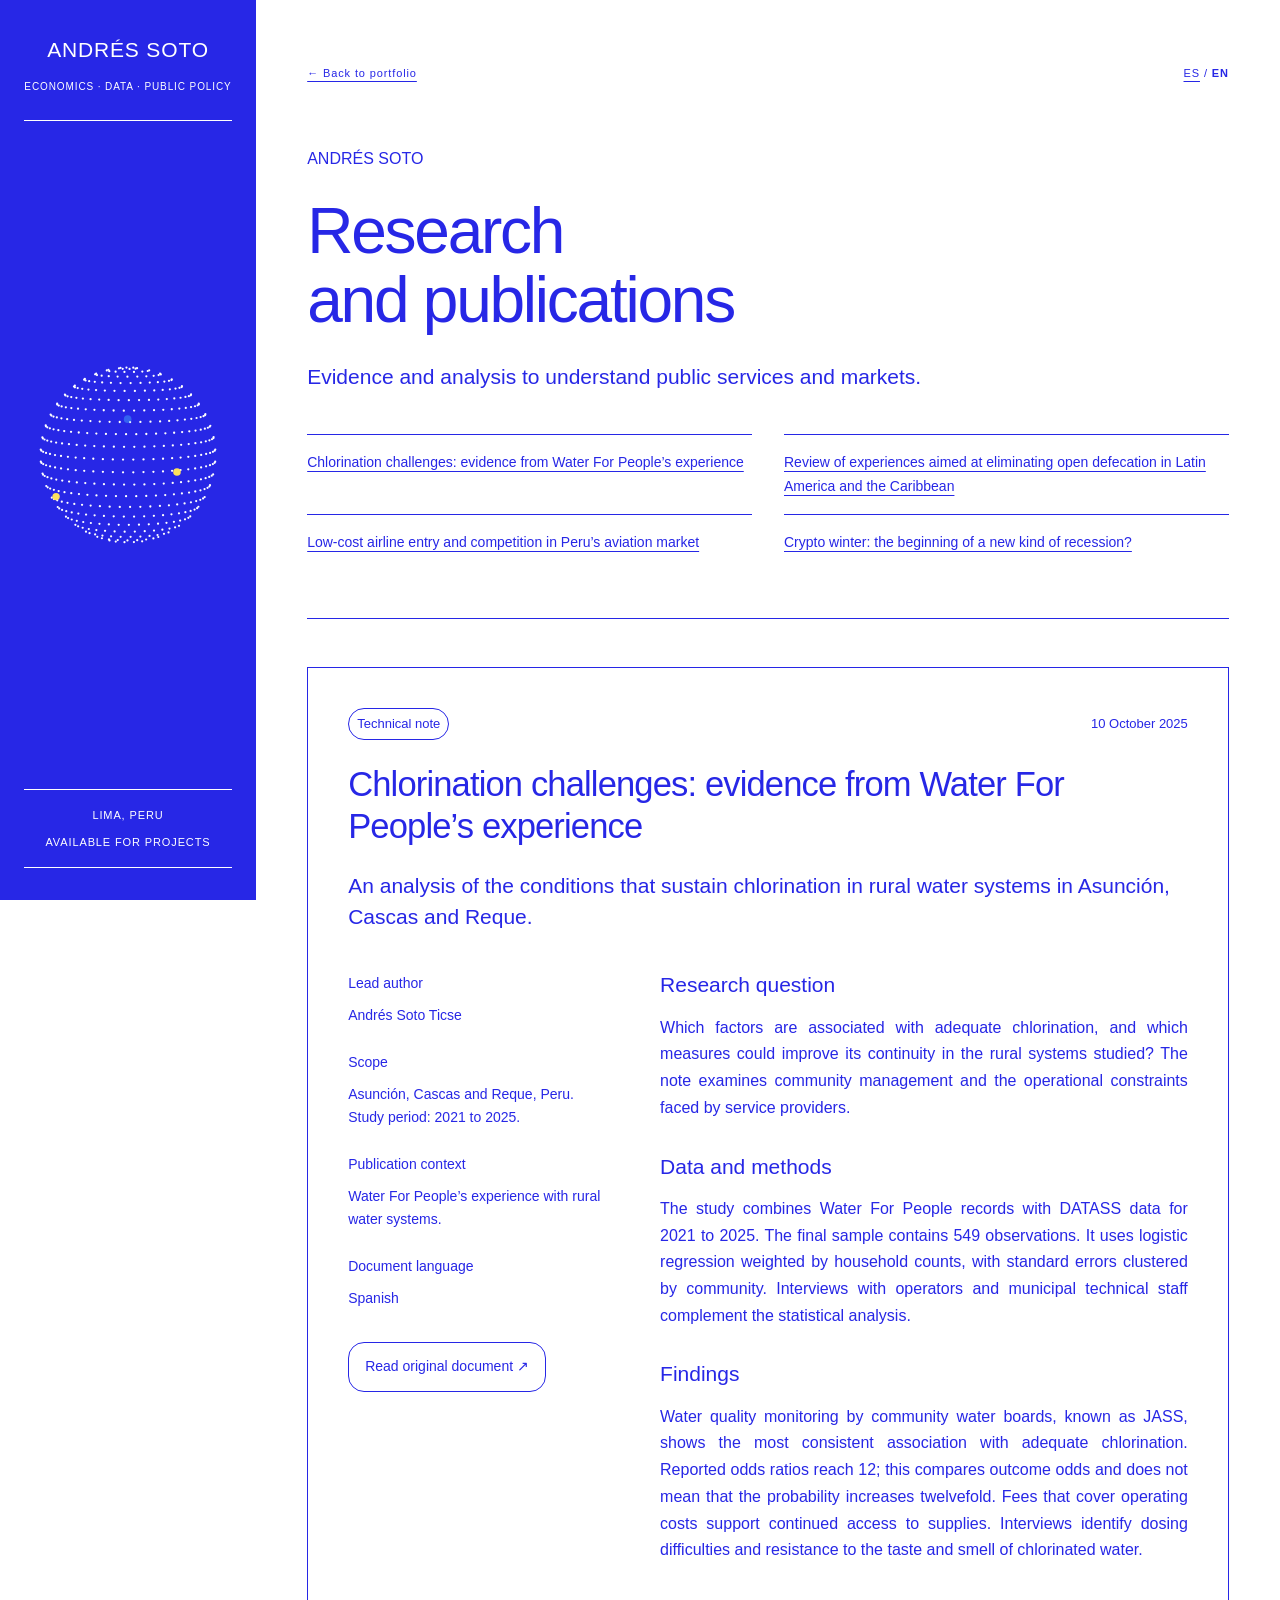
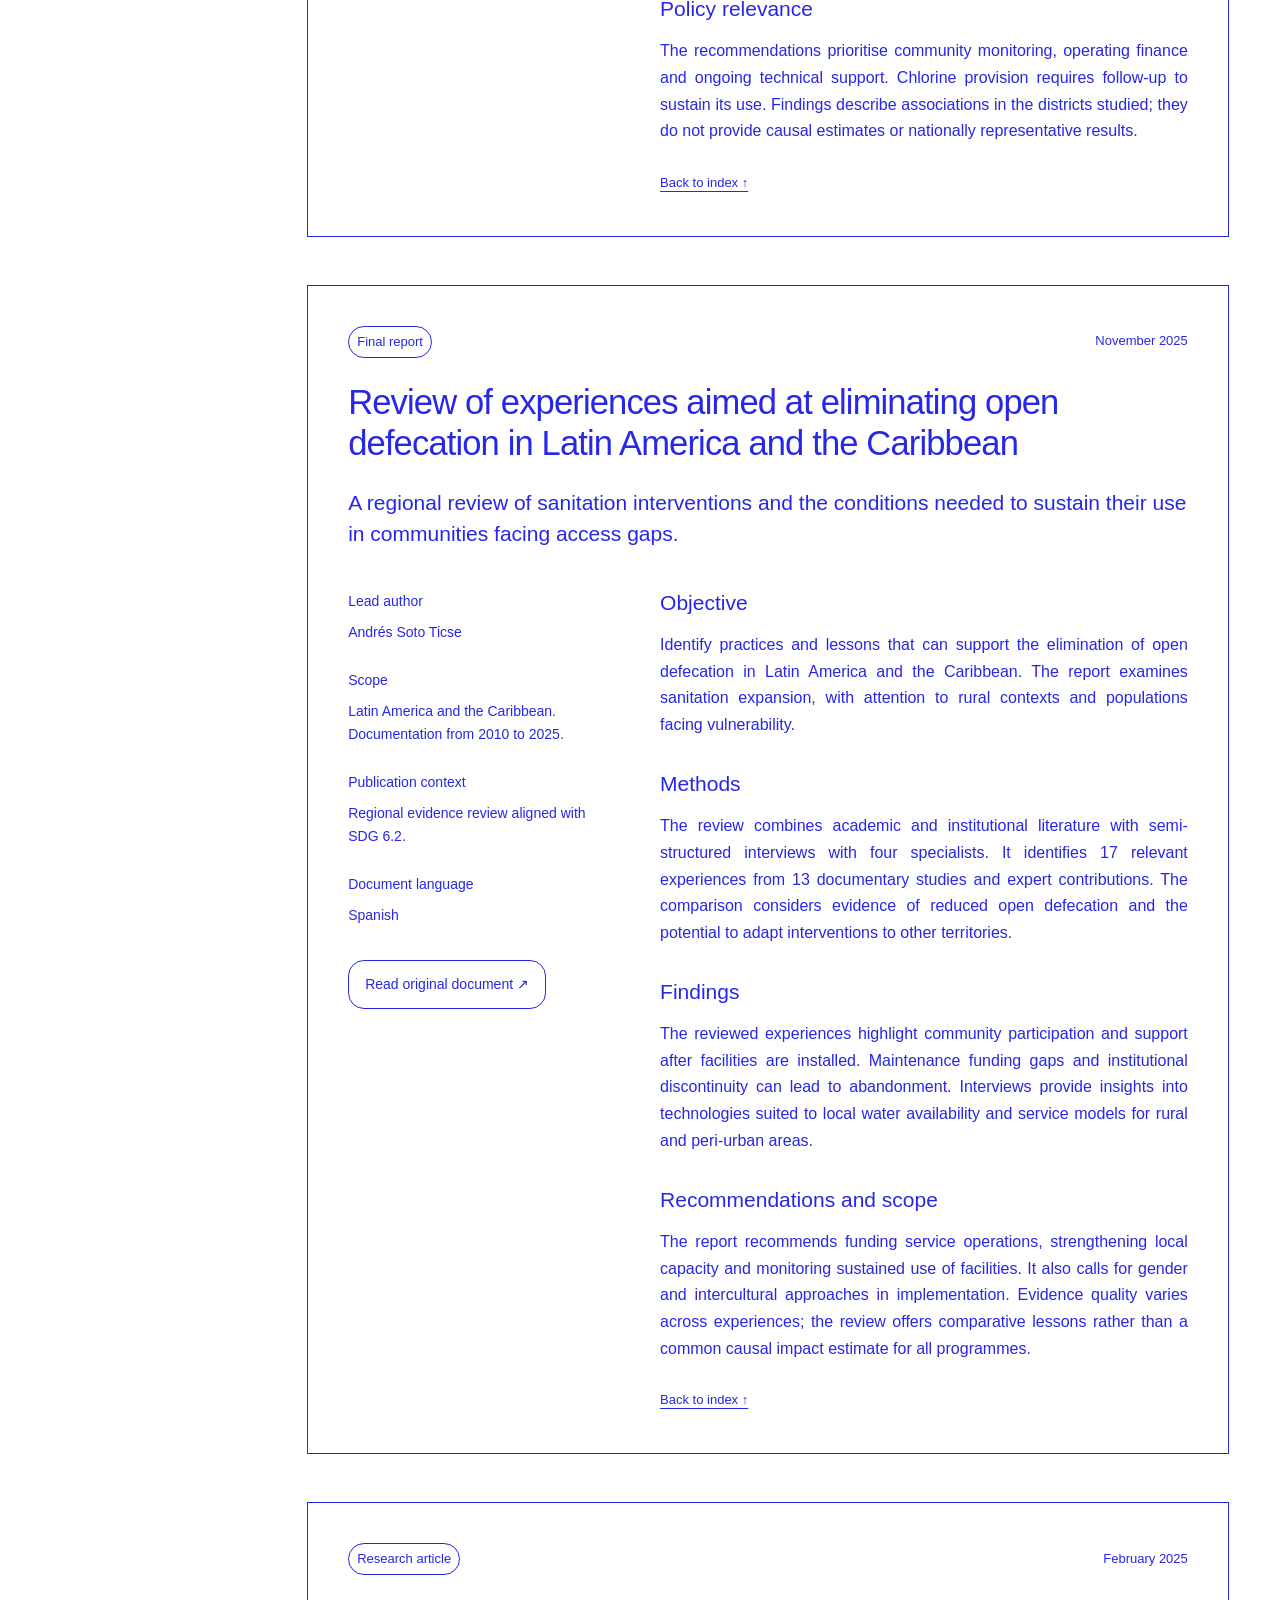
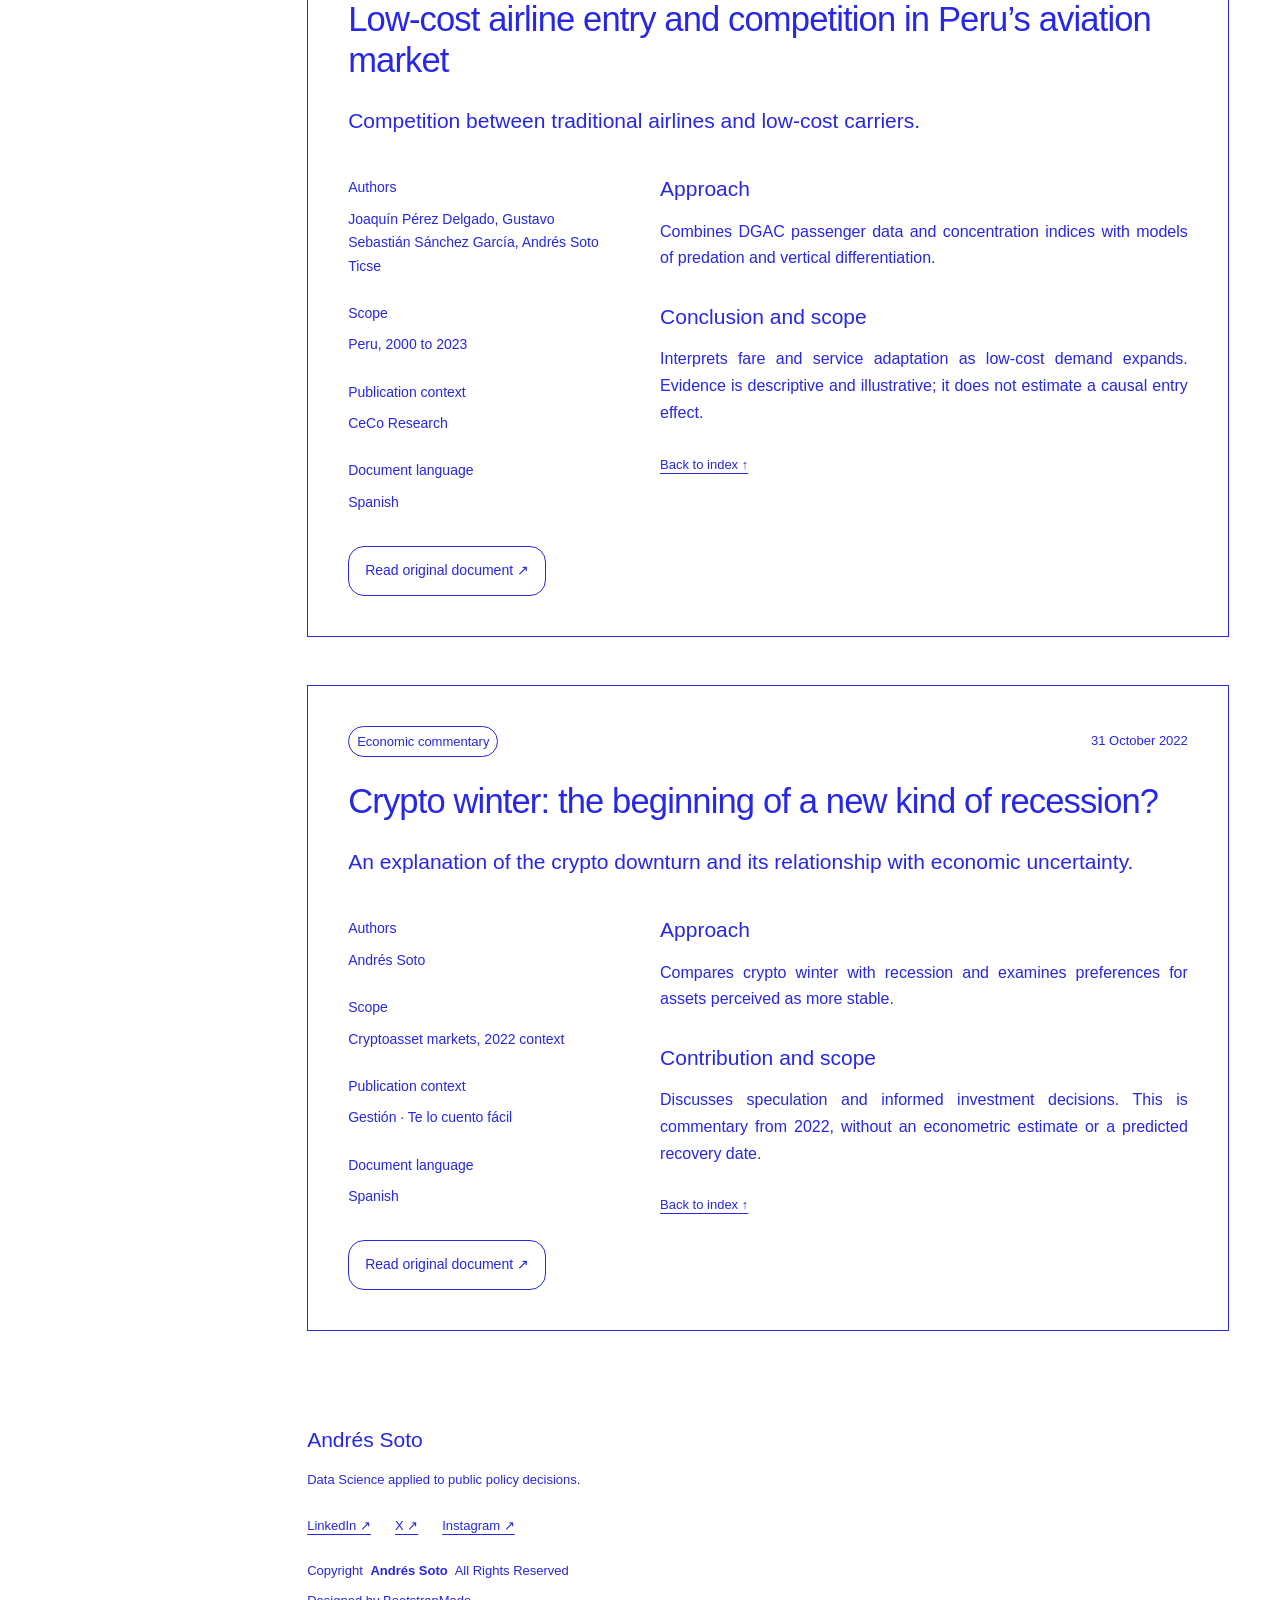
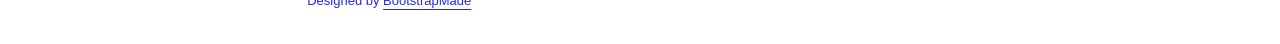
<file: research.html>
<!DOCTYPE html>
<html lang="en"><head>
  <meta charset="utf-8">
  <meta content="width=device-width, initial-scale=1.0" name="viewport">
  <title>Research and publications | Andrés Soto</title>
  <meta name="description" content="Research by Andrés Soto on rural sanitation, chlorination, airline competition and cryptoassets. Summaries, methods and original documents.">
  <meta name="keywords" content="economista, políticas públicas, data analyst, econometría, agua y saneamiento, Perú">

  <!-- Favicons -->
  <link href="assets/img/favicon.svg" rel="icon" type="image/svg+xml">
  <link href="assets/img/favicon.png" rel="alternate icon" type="image/png">
  <link href="assets/img/apple-touch-icon.png" rel="apple-touch-icon">

    <!-- Vendor CSS Files -->
  <link href="assets/vendor/bootstrap/css/bootstrap.min.css" rel="stylesheet">

  <!-- Main CSS File -->
  <link href="assets/css/editorial.css" rel="stylesheet">

  <!-- =======================================================
  * Template Name: MyPage
  * Template URL: https://bootstrapmade.com/mypage-bootstrap-personal-template/
  * Updated: Sep 20 2025 with Bootstrap v5.3.8
  * Author: BootstrapMade.com
  * License: https://bootstrapmade.com/license/
  ======================================================== -->
  <link href="assets/css/research.css" rel="stylesheet">
  <script src="assets/js/globe.js" defer></script>
</head><body class="research-page"><a class="skip-link" href="#research-index">Skip to content</a><header class="brand-panel">
    <a class="wordmark" href="index.html">ANDRÉS SOTO <span>ECONOMICS · DATA · PUBLIC POLICY</span></a>
    <img class="globe" src="assets/img/editorial-globe.svg" alt="" width="400" height="400">
    <div class="brand-bottom"><span>LIMA, PERU</span><span>AVAILABLE FOR PROJECTS</span></div>
  </header><main class="main"><section id="research-index" class="section research-header"><div class="page-tools"><a href="index.html#projects">← Back to portfolio</a><nav aria-label="Language"><a href="research-es.html" >ES</a> / <a href="research.html" aria-current="page">EN</a></nav></div><p class="eyebrow">ANDRÉS SOTO</p><h1>Research<br>and publications</h1><p class="research-deck">Evidence and analysis to understand public services and markets.</p><nav class="research-index-links" aria-label="Publication index"><a href="#cloracion-rural">Chlorination challenges: evidence from Water For People’s experience</a><a href="#saneamiento-alc">Review of experiences aimed at eliminating open defecation in Latin America and the Caribbean</a><a href="#aerolineas-low-cost">Low-cost airline entry and competition in Peru’s aviation market</a><a href="#criptoinvierno">Crypto winter: the beginning of a new kind of recession?</a></nav></section><article id="cloracion-rural" class="research-record" aria-labelledby="title-cloracion-rural"><div class="research-record-header"><span class="project-tag">Technical note</span><span class="research-date">10 October 2025</span></div><h2 id="title-cloracion-rural">Chlorination challenges: evidence from Water For People’s experience</h2><p class="research-intro">An analysis of the conditions that sustain chlorination in rural water systems in Asunción, Cascas and Reque.</p><div class="research-record-grid"><aside class="research-metadata" aria-label="Publication information"><dl><dt>Lead author</dt><dd>Andrés Soto Ticse</dd><dt>Scope</dt><dd>Asunción, Cascas and Reque, Peru. Study period: 2021 to 2025.</dd><dt>Publication context</dt><dd>Water For People’s experience with rural water systems.</dd><dt>Document language</dt><dd>Spanish</dd></dl><a class="button" href="https://docs.google.com/document/d/1JvGoWiawelXZRydw6HN2vJoUY29q9XJQ/edit" target="_blank" rel="noopener noreferrer">Read original document ↗</a></aside><div class="research-copy"><section><h3>Research question</h3><p>Which factors are associated with adequate chlorination, and which measures could improve its continuity in the rural systems studied? The note examines community management and the operational constraints faced by service providers.</p></section><section><h3>Data and methods</h3><p>The study combines Water For People records with DATASS data for 2021 to 2025. The final sample contains 549 observations. It uses logistic regression weighted by household counts, with standard errors clustered by community. Interviews with operators and municipal technical staff complement the statistical analysis.</p></section><section><h3>Findings</h3><p>Water quality monitoring by community water boards, known as JASS, shows the most consistent association with adequate chlorination. Reported odds ratios reach 12; this compares outcome odds and does not mean that the probability increases twelvefold. Fees that cover operating costs support continued access to supplies. Interviews identify dosing difficulties and resistance to the taste and smell of chlorinated water.</p></section><section><h3>Policy relevance</h3><p>The recommendations prioritise community monitoring, operating finance and ongoing technical support. Chlorine provision requires follow-up to sustain its use. Findings describe associations in the districts studied; they do not provide causal estimates or nationally representative results.</p></section><a href="#research-index">Back to index ↑</a></div></div></article>
<article id="saneamiento-alc" class="research-record" aria-labelledby="title-saneamiento-alc"><div class="research-record-header"><span class="project-tag">Final report</span><span class="research-date">November 2025</span></div><h2 id="title-saneamiento-alc">Review of experiences aimed at eliminating open defecation in Latin America and the Caribbean</h2><p class="research-intro">A regional review of sanitation interventions and the conditions needed to sustain their use in communities facing access gaps.</p><div class="research-record-grid"><aside class="research-metadata" aria-label="Publication information"><dl><dt>Lead author</dt><dd>Andrés Soto Ticse</dd><dt>Scope</dt><dd>Latin America and the Caribbean. Documentation from 2010 to 2025.</dd><dt>Publication context</dt><dd>Regional evidence review aligned with SDG 6.2.</dd><dt>Document language</dt><dd>Spanish</dd></dl><a class="button" href="https://docs.google.com/document/d/1_A-fc9ywP_31nnmAR_teOPzCpcAaAaAl/edit" target="_blank" rel="noopener noreferrer">Read original document ↗</a></aside><div class="research-copy"><section><h3>Objective</h3><p>Identify practices and lessons that can support the elimination of open defecation in Latin America and the Caribbean. The report examines sanitation expansion, with attention to rural contexts and populations facing vulnerability.</p></section><section><h3>Methods</h3><p>The review combines academic and institutional literature with semi-structured interviews with four specialists. It identifies 17 relevant experiences from 13 documentary studies and expert contributions. The comparison considers evidence of reduced open defecation and the potential to adapt interventions to other territories.</p></section><section><h3>Findings</h3><p>The reviewed experiences highlight community participation and support after facilities are installed. Maintenance funding gaps and institutional discontinuity can lead to abandonment. Interviews provide insights into technologies suited to local water availability and service models for rural and peri-urban areas.</p></section><section><h3>Recommendations and scope</h3><p>The report recommends funding service operations, strengthening local capacity and monitoring sustained use of facilities. It also calls for gender and intercultural approaches in implementation. Evidence quality varies across experiences; the review offers comparative lessons rather than a common causal impact estimate for all programmes.</p></section><a href="#research-index">Back to index ↑</a></div></div></article>
<article id="aerolineas-low-cost" class="research-record" aria-labelledby="title-aerolineas-low-cost"><div class="research-record-header"><span class="project-tag">Research article</span><span class="research-date">February 2025</span></div><h2 id="title-aerolineas-low-cost">Low-cost airline entry and competition in Peru’s aviation market</h2><p class="research-intro">Competition between traditional airlines and low-cost carriers.</p><div class="research-record-grid"><aside class="research-metadata" aria-label="Publication information"><dl><dt>Authors</dt><dd>Joaquín Pérez Delgado, Gustavo Sebastián Sánchez García, Andrés Soto Ticse</dd><dt>Scope</dt><dd>Peru, 2000 to 2023</dd><dt>Publication context</dt><dd>CeCo Research</dd><dt>Document language</dt><dd>Spanish</dd></dl><a class="button" href="https://centrocompetencia.com/wp-content/uploads/2025/02/Aerolieneas_low_cost.pdf" target="_blank" rel="noopener noreferrer">Read original document ↗</a></aside><div class="research-copy"><section><h3>Approach</h3><p>Combines DGAC passenger data and concentration indices with models of predation and vertical differentiation.</p></section><section><h3>Conclusion and scope</h3><p>Interprets fare and service adaptation as low-cost demand expands. Evidence is descriptive and illustrative; it does not estimate a causal entry effect.</p></section><a href="#research-index">Back to index ↑</a></div></div></article>
<article id="criptoinvierno" class="research-record" aria-labelledby="title-criptoinvierno"><div class="research-record-header"><span class="project-tag">Economic commentary</span><span class="research-date">31 October 2022</span></div><h2 id="title-criptoinvierno">Crypto winter: the beginning of a new kind of recession?</h2><p class="research-intro">An explanation of the crypto downturn and its relationship with economic uncertainty.</p><div class="research-record-grid"><aside class="research-metadata" aria-label="Publication information"><dl><dt>Authors</dt><dd>Andrés Soto</dd><dt>Scope</dt><dd>Cryptoasset markets, 2022 context</dd><dt>Publication context</dt><dd>Gestión · Te lo cuento fácil</dd><dt>Document language</dt><dd>Spanish</dd></dl><a class="button" href="https://gestion.pe/blog/te-lo-cuento-facil/2022/10/criptoinvierno-se-inicia-un-nuevo-tipo-de-recesion.html/" target="_blank" rel="noopener noreferrer">Read original document ↗</a></aside><div class="research-copy"><section><h3>Approach</h3><p>Compares crypto winter with recession and examines preferences for assets perceived as more stable.</p></section><section><h3>Contribution and scope</h3><p>Discusses speculation and informed investment decisions. This is commentary from 2022, without an econometric estimate or a predicted recovery date.</p></section><a href="#research-index">Back to index ↑</a></div></div></article></main><footer id="footer" class="footer light-background">
    <div class="container">
      <h3 class="sitename">Andrés Soto</h3>
      <p>Data Science applied to public policy decisions.</p>
      <div class="social-links"><a href="https://www.linkedin.com/in/andres-joaquin-soto-ticse-630812238/">LinkedIn ↗</a><a href="https://x.com/TicseSoto">X ↗</a><a href="https://www.instagram.com/andres___255/">Instagram ↗</a></div>
      <div class="container">
        <div class="copyright">
          <span>Copyright</span> <strong class="px-1 sitename">Andrés Soto</strong> <span>All Rights Reserved</span>
        </div>
        <div class="credits">
          <!-- All the links in the footer should remain intact. -->
          <!-- You can delete the links only if you've purchased the pro version. -->
          <!-- Licensing information: https://bootstrapmade.com/license/ -->
          <!-- Purchase the pro version with working PHP/AJAX contact form: [buy-url] -->
          Designed by <a href="https://bootstrapmade.com/">BootstrapMade</a>
        </div>
      </div>
    </div>
  </footer></body></html>
</file>
<file: assets/css/editorial.css>
:root{--iris:#2727e6;--paper:#ffffff;--panel:33.333%;--bs-body-color:var(--iris);--bs-body-bg:var(--paper);--bs-link-color:var(--iris);--bs-link-hover-color:var(--iris)}
.hero-description,.editorial-block p,.section-title p,.timeline-content p,.education-details p,.section-intro p,.info-content p,.highlight-description,.project-card p{text-align:justify;hyphens:auto;overflow-wrap:break-word}
.project-grid{display:grid;grid-template-columns:repeat(2,minmax(0,1fr));gap:24px;align-items:start}.project-card{border:1.5px solid var(--iris);padding:0;min-width:0}.project-card summary{display:flex;flex-direction:column;padding:24px;min-height:340px;cursor:pointer;list-style:none}.project-card summary::-webkit-details-marker{display:none}.project-card summary:focus-visible{outline:2px dashed var(--iris);outline-offset:5px}.project-tag{border:1px solid var(--iris);border-radius:50px;padding:4px 8px;font-size:13px;align-self:flex-start}.project-card h3{margin:24px 0 16px;font-size:24px}.project-card summary p{margin-bottom:24px}.project-open{margin-top:auto;text-decoration:underline;text-underline-offset:4px;font-weight:500;font-size:14px}.project-card[open] .project-arrow{display:inline-block;transform:rotate(90deg)}.project-body{padding:24px;border-top:1px solid var(--iris)}.project-body h4{margin:0 0 16px;font-size:16px;font-weight:500}.hero h1{font-size:clamp(36px,3.8vw,60px);text-wrap:balance}.footer p{text-align:left}
@media(max-width:900px){.project-grid{grid-template-columns:1fr}.project-card summary{min-height:0}}
@media(max-width:540px){.project-card summary,.project-body{padding:16px}.project-card h3{font-size:21px}.hero h1{font-size:34px;letter-spacing:-.025em}.project-tag{font-size:11px}}
*{box-sizing:border-box}html{scroll-behavior:smooth}body{margin:0;color:var(--iris);background:var(--paper);font-family:Inter,"Segoe UI",Arial,sans-serif;font-size:16px;line-height:1.67}::selection{background:var(--iris);color:var(--paper)}a{color:inherit;text-decoration:underline;text-decoration-thickness:1px;text-underline-offset:4px}a:hover{color:inherit}a:focus-visible,button:focus-visible,input:focus-visible,textarea:focus-visible{outline:2px dashed var(--iris);outline-offset:5px}h1,h2,h3,h4{color:inherit;font-weight:400}h1{font-size:clamp(40px,4.2vw,68px);line-height:1.14;letter-spacing:-.035em;margin:24px 0}h2{font-size:32px;line-height:1.17;margin:0 0 24px}h3{font-size:24px;line-height:1.25;margin:16px 0}h4{font-size:21px;line-height:1.33;margin:16px 0}p{margin:0 0 24px}i.bi{display:none}
.brand-panel{position:fixed;inset:0 auto 0 0;width:var(--panel);background:var(--iris);color:var(--paper);display:flex;flex-direction:column;align-items:center;justify-content:space-between;padding:40px 32px;overflow:hidden}.wordmark{width:100%;text-align:center;text-decoration:none;font-size:24px;letter-spacing:.04em;border-bottom:1px solid var(--paper);padding-bottom:24px}.wordmark span{display:block;font-size:11px;letter-spacing:.09em;margin-top:12px}.globe{width:100%;max-width:460px;height:auto}.brand-bottom{width:100%;text-align:center;font-size:11px;letter-spacing:.08em;border-block:1px solid var(--paper);padding:16px 0}.brand-bottom span{display:block}.brand-bottom span+span{margin-top:8px}.brand-panel a:focus-visible{outline-color:var(--paper)}
.main,.footer{margin-left:var(--panel);padding:0 clamp(24px,4.5vw,80px)}.main{max-width:1800px}.section{padding:64px 0;border-bottom:1px solid var(--iris);scroll-margin-top:24px}.container{padding:0;max-width:none}.row{--bs-gutter-x:32px;--bs-gutter-y:32px}.hero{padding-top:32px}.page-tools{display:flex;justify-content:space-between;gap:16px;font-size:11px;letter-spacing:.08em;margin-bottom:64px}.page-tools nav{white-space:nowrap}.page-tools [aria-current]{text-decoration:none;font-weight:700}.eyebrow{font-size:16px;margin-bottom:16px}.hero-role{font-size:21px;line-height:1.33;max-width:580px}.hero-description{max-width:660px}.hero-actions{display:flex;align-items:center;flex-wrap:wrap;gap:24px;margin:32px 0 40px}.button,button,.btn-secondary,.btn-custom{display:inline-block;background:var(--paper);color:var(--iris);border:1.5px solid var(--iris);border-radius:16px;padding:12px 24px;font:inherit;font-weight:500;text-decoration:none}.section-links{display:flex;flex-wrap:wrap;gap:16px 24px;font-size:14px}.editorial-block{display:grid;grid-template-columns:1fr 1.6fr;gap:32px}.expertise-list{list-style:none;counter-reset:expertise;padding:0;margin:40px 0 0}.expertise-list li{counter-increment:expertise;position:relative;padding-left:40px;margin-bottom:24px}.expertise-list li:before{content:counter(expertise);position:absolute;left:0;top:0;border:1px solid var(--iris);border-radius:50px;width:26px;height:26px;text-align:center;line-height:24px}.expertise-list h4{font-size:16px;font-weight:500;margin:0 0 8px}.expertise-list p{margin:0}
.section-title{display:grid;grid-template-columns:1fr 1.6fr;gap:32px;margin-bottom:40px}.section-title p{margin:0}.stats-grid{display:grid;grid-template-columns:repeat(3,1fr);gap:24px}.stat-number{font-size:48px;line-height:1.14;display:block;margin-bottom:16px}.stat-label{font-size:13px;line-height:1.46}.achievements-row{display:grid;grid-template-columns:repeat(3,1fr);gap:24px;margin-top:24px}.achievement h4{font-size:16px;font-weight:500}.achievement p{font-size:14px}.skill-category{margin-bottom:32px}.category-title{margin-top:0}.category-subtitle,.category-description{font-size:14px}.skill-row{padding:16px 0;border-bottom:1px solid var(--iris)}.skill-info{display:flex;justify-content:space-between;gap:16px}.skill-percentage{white-space:nowrap}.progress{height:2px;background:var(--paper);border-radius:0;border:1px solid var(--iris);margin-top:8px}.progress-bar{display:none}.skills-summary{border:1px solid var(--iris);padding:24px}.experience-number{font-size:48px;line-height:1.14}.experience-label{font-size:16px}.summary-stats,.technology-stack{margin-top:24px}.tech-tags,.key-achievements{display:flex;flex-wrap:wrap;gap:8px}.tech-tag,.achievement-tag,.honor-badge{display:inline-block;border:1px solid var(--iris);border-radius:50px;padding:4px 8px;font-size:13px;line-height:1.46}.timeline-item,.education-card{padding:24px 0;border-top:1px solid var(--iris);margin-bottom:24px}.timeline-year,.graduation-year{font-size:13px}.timeline-content h3{margin-bottom:8px}.timeline-content h4{font-size:16px;font-weight:500;margin:0 0 16px}.cert-item{padding:16px 0;border-top:1px solid var(--iris)}.cert-name,.cert-provider{display:block}.cert-provider{font-size:13px}.resume>.container>.row>[class*=col-lg]{width:100%}.education-skills{margin-top:24px}.detail-item{margin:24px 0}.detail-label{display:block;font-size:13px}.detail-value{overflow-wrap:anywhere}.contact>.container>.row>[class*=col-lg]{width:100%}.form-wrapper{margin-top:16px}.form-group{margin-bottom:24px}label{display:block;font-size:14px;margin-bottom:8px}input,textarea{width:100%;border:1px solid var(--iris);border-radius:0;background:var(--paper);color:var(--iris);padding:12px;font:inherit}textarea{resize:vertical}.honeypot{display:none}.footer{padding-top:32px;padding-bottom:32px;font-size:13px}.footer h3{font-size:21px}.footer p{max-width:640px}.social-links{display:flex;flex-wrap:wrap;gap:24px;margin:24px 0}.copyright,.credits{margin-top:8px}.skip-link{position:fixed;top:8px;left:8px;z-index:20;background:var(--paper);padding:8px 16px;transform:translateY(-150%)}.skip-link:focus{transform:none}
@media(min-width:1600px){.main{padding-right:8vw}.editorial-block,.section-title{grid-template-columns:1fr 2fr}}
@media(max-width:900px){:root{--panel:28%}.brand-panel{padding:24px 16px}.wordmark{font-size:18px}.wordmark span{font-size:10px}.brand-bottom{font-size:10px}.main,.footer{padding-left:24px;padding-right:24px}.editorial-block,.section-title{grid-template-columns:1fr;gap:8px}.skills .row>[class*=col-lg]{width:100%}.achievements-row{grid-template-columns:1fr}.page-tools{margin-bottom:40px}}
@media(max-width:540px){:root{--panel:22%}.brand-panel{padding:24px 8px}.wordmark{font-size:14px;writing-mode:vertical-rl;width:auto;padding:0 0 16px;border-bottom:0;letter-spacing:.1em}.wordmark span{display:none}.globe{width:150%;max-width:none}.brand-bottom{border:0;writing-mode:vertical-rl;width:auto;font-size:10px;padding:0}.brand-bottom span+span{display:none}.main,.footer{padding-left:16px;padding-right:16px}h1{font-size:36px;overflow-wrap:normal}h2{font-size:28px}.hero h1 br{display:none}.hero-role{font-size:18px}.page-tools{font-size:10px;flex-wrap:wrap;gap:8px}.section{padding-top:40px;padding-bottom:40px}.hero{padding-top:24px}.stats-grid{grid-template-columns:1fr}.stat-number{font-size:40px}.hero-actions{gap:16px}.skill-info{font-size:14px}.section-links{gap:12px}.contact .row>[class*=col-md]{width:100%}.button,button{padding:12px 16px}.expertise-list li{padding-left:34px}}
@media(prefers-reduced-motion:reduce){html{scroll-behavior:auto}}

.hero-stats{display:grid;grid-template-columns:repeat(3,1fr);gap:24px;margin:40px 0}.hero-stats .stat-number{font-size:32px}.skills-sidebar{border:1px solid var(--iris);padding:24px}.skills-sidebar h4,.skills-sidebar h5{font-size:16px;font-weight:500}.tech-stack{display:flex;flex-wrap:wrap;gap:8px;margin:16px 0 32px}.tech-item{border:1px solid var(--iris);border-radius:50px;padding:4px 8px;font-size:13px}.experience-number{margin:16px 0}.milestone{margin:16px 0}.milestone span{display:block}.expertise-highlight p{font-size:14px}@media(max-width:540px){.hero-stats{grid-template-columns:1fr;gap:16px}.skills-sidebar{padding:16px}}

.project-card .when-open{display:none}.project-card[open] .when-closed{display:none}.project-card[open] .when-open{display:inline}

.rotating-globe{display:block;flex-shrink:0;cursor:grab;touch-action:none;user-select:none}.rotating-globe:active{cursor:grabbing}.rotating-globe:focus-visible{outline:2px dashed #ffffff;outline-offset:4px}
</file>
<file: assets/css/research.css>
.research-page{--panel:20%}.research-page .brand-panel{padding:32px 24px}.research-page .wordmark{font-size:21px}.research-page .wordmark span{font-size:10px}.research-page .main,.research-page .footer{padding-left:clamp(24px,4vw,72px);padding-right:clamp(24px,4vw,72px)}.research-page .main{max-width:1800px}.research-header h1{font-size:clamp(40px,5vw,72px);line-height:1.08;letter-spacing:-.035em}.research-deck{font-size:21px;max-width:650px}.research-index-links{display:grid;grid-template-columns:1fr 1fr;gap:16px 32px;margin-top:40px;font-size:14px}.research-index-links a{border-top:1px solid var(--iris);padding-top:16px}.research-record{border:1.5px solid var(--iris);padding:40px;margin:48px 0;scroll-margin-top:24px}.research-record-header{display:flex;flex-wrap:wrap;align-items:center;justify-content:space-between;gap:16px;margin-bottom:24px}.research-date{font-size:13px;line-height:1.46;margin:0}.research-record h2{font-size:clamp(28px,2.7vw,42px);max-width:950px;line-height:1.2;letter-spacing:-.025em}.research-intro{font-size:21px;line-height:1.46;max-width:850px;margin-bottom:40px}.research-record-grid{display:grid;grid-template-columns:minmax(200px,1fr) minmax(0,2fr);gap:48px}.research-metadata{font-size:14px}.research-metadata dl{margin:0 0 32px}.research-metadata dt{font-weight:500;margin:24px 0 8px}.research-metadata dt:first-child{margin-top:0}.research-metadata dd{margin:0;overflow-wrap:break-word}.research-metadata .button{font-size:14px;padding:12px 16px}.research-copy h3{font-size:21px;margin:0 0 16px}.research-copy p{text-align:justify;hyphens:auto;overflow-wrap:break-word;margin-bottom:32px}.research-copy>section:last-of-type p{margin-bottom:24px}.research-copy>a{font-size:13px}.research-preview-list{display:grid;gap:0}.research-preview{display:grid;grid-template-columns:1fr 2fr;gap:32px;padding:32px 0;border-top:1px solid var(--iris)}.research-preview .research-date{margin:16px 0}.research-preview h3{font-size:24px;margin:0 0 16px}.research-preview h3 a{text-decoration:none}.research-preview h3 a:hover{text-decoration:underline}.research-preview-author{font-size:14px;line-height:1.46;margin-bottom:16px}.research-preview>div>a{font-size:14px}.research-all{margin-top:16px}
@media(max-width:1100px){.research-record{padding:32px}.research-record-grid{grid-template-columns:1fr;gap:32px}.research-metadata dl{display:grid;grid-template-columns:130px 1fr;gap:12px 24px}.research-metadata dt{margin:0}.research-metadata .button{margin-bottom:8px}.research-page .wordmark span{display:none}}
@media(max-width:700px){.research-page{--panel:18%}.research-page .brand-panel{padding:24px 8px}.research-page .wordmark{writing-mode:vertical-rl;width:auto;border:0;font-size:16px}.research-page .brand-bottom{writing-mode:vertical-rl;width:auto;border:0;font-size:10px}.research-page .brand-bottom span+span{display:none}.research-page .globe{width:140%;max-width:none}.research-page .main,.research-page .footer{padding-left:16px;padding-right:16px}.research-index-links{grid-template-columns:1fr}.research-record{padding:24px;margin:32px 0}.research-record-header{align-items:flex-start;flex-direction:column}.research-preview{grid-template-columns:1fr;gap:8px}.research-preview .research-date{display:inline-block;margin:0 0 0 8px}.research-record h2{font-size:28px}.research-intro{font-size:18px}.research-metadata dl{display:block}.research-metadata dt{margin-top:16px}.research-page .page-tools{font-size:11px}.research-page .research-header h1{font-size:38px}}
@media(max-width:390px){.research-record{padding:16px}.research-record h2{font-size:25px}.research-page .research-header h1{font-size:32px}.research-page .research-deck{font-size:18px}}
</file>
